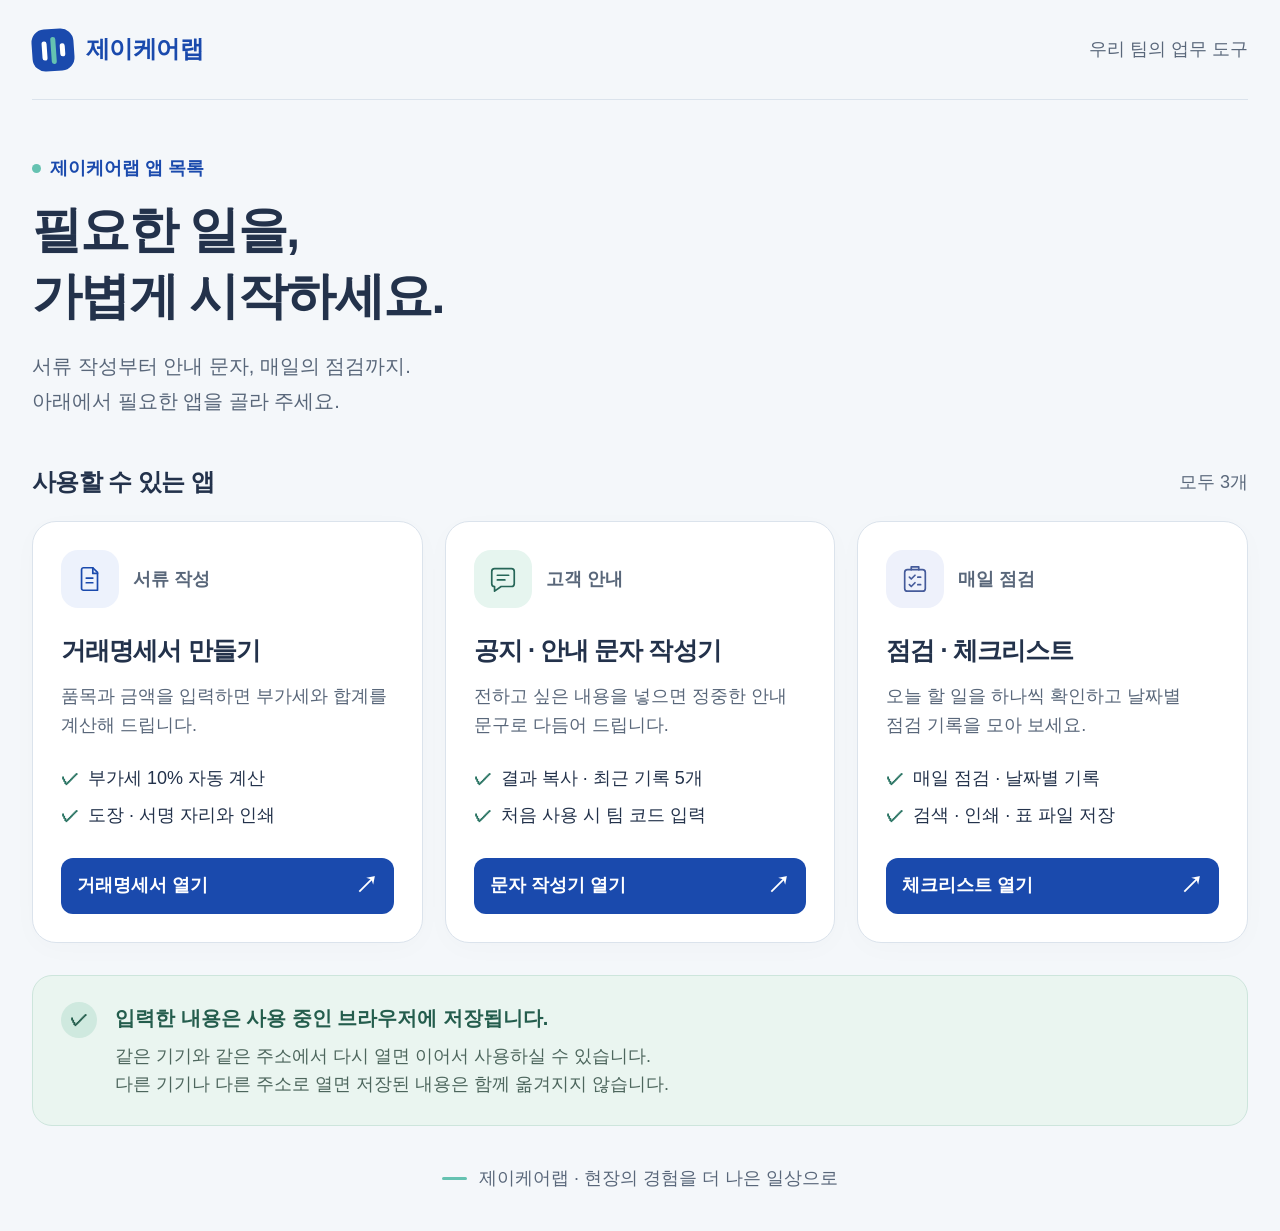
<file: index.html>
<!doctype html>
<html lang="ko">
<head>
  <meta charset="utf-8">
  <meta name="viewport" content="width=device-width, initial-scale=1">
  <meta name="description" content="제이케어랩의 거래명세서, 공지·안내 문자 작성기, 점검·체크리스트를 한곳에서 열어 보세요.">
  <title>앱 목록 | 제이케어랩</title>
  <link rel="stylesheet" href="./style.css">
  <script src="./app.js" defer></script>
</head>
<body>
  <div class="page-shell">
    <header class="site-header">
      <a class="brand" href="./" aria-label="제이케어랩 앱 목록">
        <span class="brand-mark" aria-hidden="true"><i></i><i></i><i></i></span>제이케어랩
      </a>
      <span class="header-label">우리 팀의 업무 도구</span>
    </header>
    <main>
      <section class="intro" aria-labelledby="page-title">
        <p class="eyebrow"><span aria-hidden="true"></span>제이케어랩 앱 목록</p>
        <h1 id="page-title">필요한 일을,<br>가볍게 시작하세요.</h1>
        <p class="intro-description">서류 작성부터 안내 문자, 매일의 점검까지.<br class="desktop-break"> 아래에서 필요한 앱을 골라 주세요.</p>
      </section>
      <!-- 같은 폴더 안의 주소를 써서 컴퓨터와 공개 주소에서 모두 열립니다. -->
      <section class="apps-section" aria-labelledby="apps-title">
        <div class="section-heading"><h2 id="apps-title">사용할 수 있는 앱</h2><span class="app-count">모두 3개</span></div>
        <div class="app-grid">
          <article class="app-card">
            <div class="card-topline">
              <span class="app-icon" aria-hidden="true"><svg viewBox="0 0 32 32" fill="none"><path d="M9 4h10l5 5v19H9a2 2 0 0 1-2-2V6a2 2 0 0 1 2-2Z"/><path d="M19 4v6h5M12 15h7M12 20h7"/></svg></span>
              <span class="card-category">서류 작성</span>
            </div>
            <h3>거래명세서 만들기</h3>
            <p class="card-description">품목과 금액을 입력하면 부가세와 합계를 계산해 드립니다.</p>
            <ul class="feature-list"><li>부가세 10% 자동 계산</li><li>도장 · 서명 자리와 인쇄</li></ul>
            <a class="open-button" href="./quote/" data-app="quote" aria-label="거래명세서 앱 열기">거래명세서 열기 <span aria-hidden="true">↗</span></a>
          </article>
          <article class="app-card">
            <div class="card-topline">
              <span class="app-icon message-icon" aria-hidden="true"><svg viewBox="0 0 32 32" fill="none"><path d="M7 5h18a3 3 0 0 1 3 3v13a3 3 0 0 1-3 3H14l-7 5v-5a3 3 0 0 1-3-3V8a3 3 0 0 1 3-3Z"/><path d="M10 12h12M10 17h8"/></svg></span>
              <span class="card-category">고객 안내</span>
            </div>
            <h3>공지 · 안내 문자 작성기</h3>
            <p class="card-description">전하고 싶은 내용을 넣으면 정중한 안내 문구로 다듬어 드립니다.</p>
            <ul class="feature-list"><li>결과 복사 · 최근 기록 5개</li><li>처음 사용 시 팀 코드 입력</li></ul>
            <a class="open-button" href="./reply/" data-app="reply" aria-label="공지 · 안내 문자 작성기 열기">문자 작성기 열기 <span aria-hidden="true">↗</span></a>
          </article>
          <article class="app-card">
            <div class="card-topline">
              <span class="app-icon check-icon" aria-hidden="true"><svg viewBox="0 0 32 32" fill="none"><rect x="5" y="6" width="22" height="23" rx="3"/><path d="M12 6V3h8v3M10 14l2 2 4-4M19 14h3M10 22l2 2 4-4M19 22h3"/></svg></span>
              <span class="card-category">매일 점검</span>
            </div>
            <h3>점검 · 체크리스트</h3>
            <p class="card-description">오늘 할 일을 하나씩 확인하고 날짜별 점검 기록을 모아 보세요.</p>
            <ul class="feature-list"><li>매일 점검 · 날짜별 기록</li><li>검색 · 인쇄 · 표 파일 저장</li></ul>
            <a class="open-button" href="./check/" data-app="check" aria-label="점검 · 체크리스트 열기">체크리스트 열기 <span aria-hidden="true">↗</span></a>
          </article>
        </div>
      </section>
      <p class="recent-app" id="recent-app" hidden>최근 열어 본 앱: <a id="recent-link"></a></p>
      <aside class="save-note" aria-labelledby="save-title">
        <span class="note-symbol" aria-hidden="true">✓</span>
        <div><h2 id="save-title">입력한 내용은 사용 중인 브라우저에 저장됩니다.</h2>
          <p>같은 기기와 같은 주소에서 다시 열면 이어서 사용하실 수 있습니다.<br>다른 기기나 다른 주소로 열면 저장된 내용은 함께 옮겨지지 않습니다.</p>
        </div>
      </aside>
    </main>
    <footer class="site-footer"><span aria-hidden="true"></span>제이케어랩 · 현장의 경험을 더 나은 일상으로</footer>
  </div>
</body>
</html>
</file>
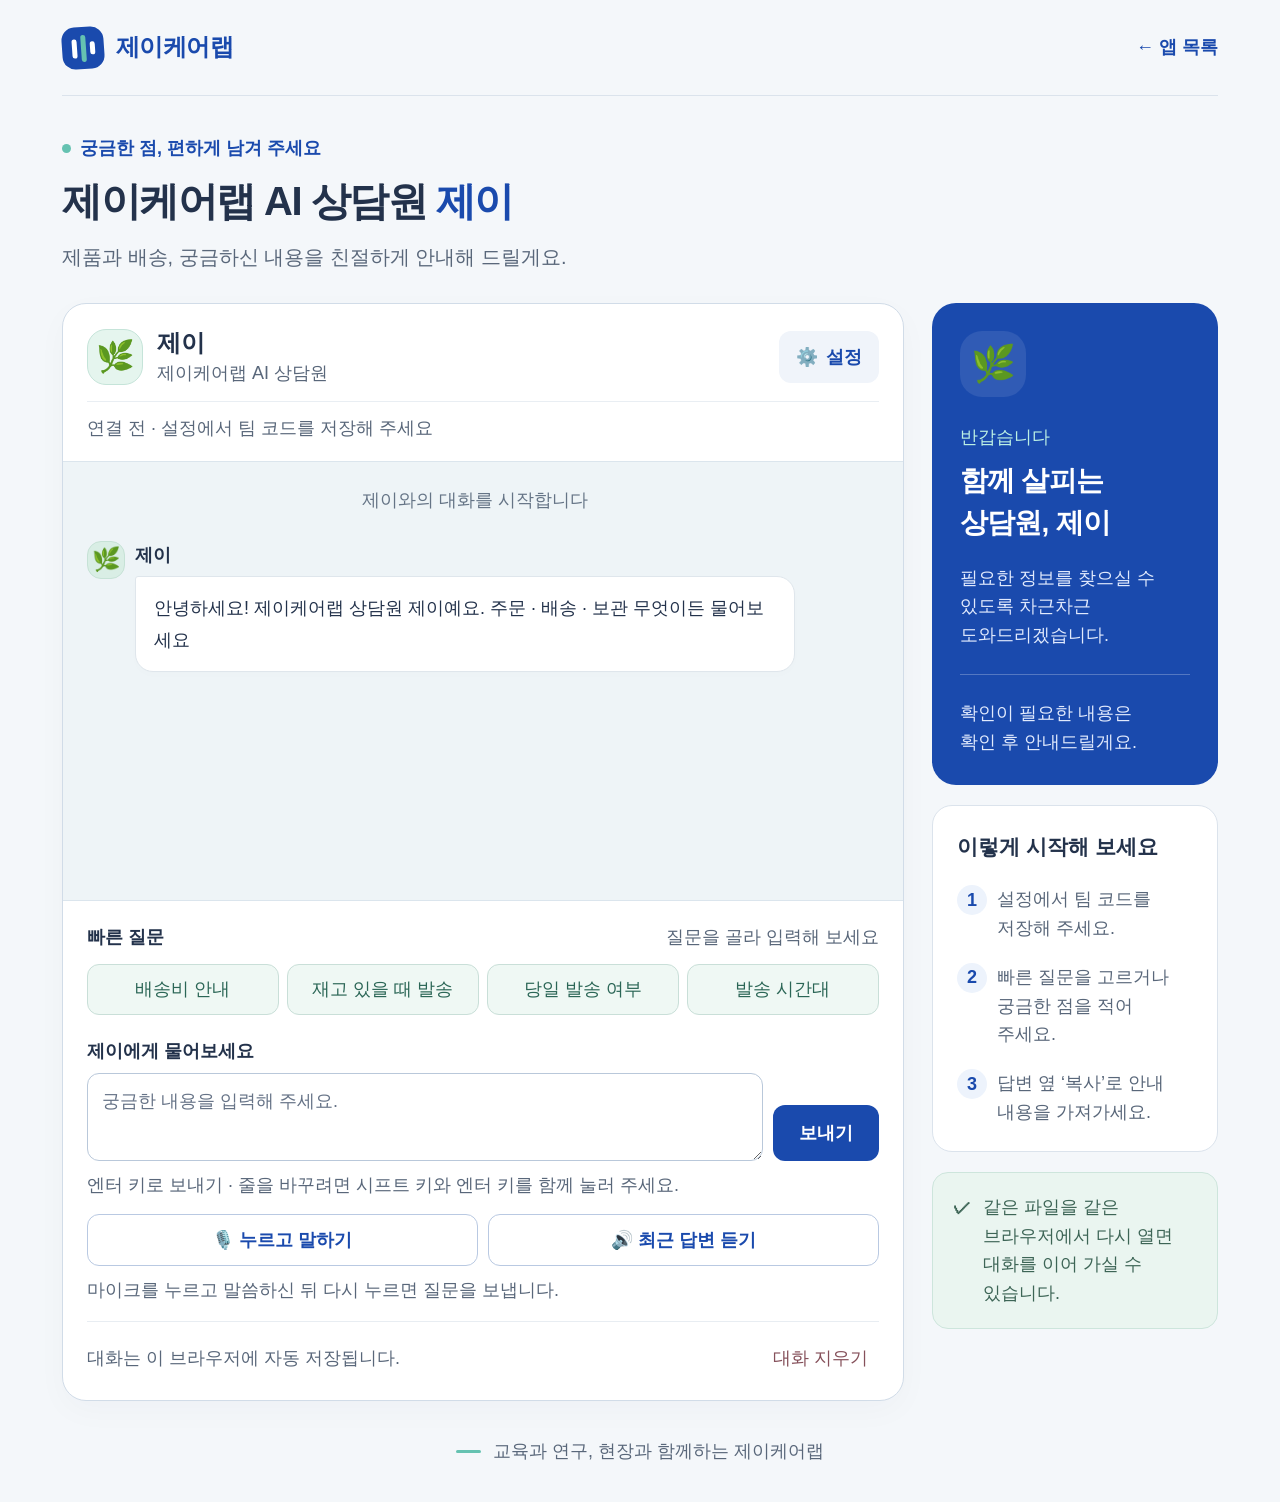
<file: bot/index.html>
<!doctype html>
<html lang="ko">
<head>
  <meta charset="utf-8">
  <meta name="viewport" content="width=device-width, initial-scale=1">
  <meta name="theme-color" content="#1A4AAD">
  <meta name="description" content="제이케어랩 AI 상담원 제이에게 제품과 배송에 관한 궁금한 점을 편하게 물어보세요.">
  <title>제이케어랩 AI 상담원 제이</title>
  <link rel="icon" href="data:,">
  <link rel="stylesheet" href="style.css">
  <!-- 파일을 더블클릭해도 읽을 수 있는 일반 스크립트입니다. -->
  <script src="app.js" defer></script>
</head>
<body>
  <div class="page-shell">
    <header class="page-header">
      <a class="brand" href="../index.html" aria-label="제이케어랩 앱 목록">
        <span class="brand-mark" aria-hidden="true"><i></i><i></i><i></i></span>제이케어랩
      </a>
      <a class="back-link" href="../index.html">← 앱 목록</a>
    </header>

    <main>
      <section class="page-intro" aria-labelledby="page-title">
        <p class="eyebrow"><span aria-hidden="true"></span>궁금한 점, 편하게 남겨 주세요</p>
        <h1 id="page-title">제이케어랩 AI 상담원 <span>제이</span></h1>
        <p>제품과 배송, 궁금하신 내용을 친절하게 안내해 드릴게요.</p>
      </section>

      <noscript><p class="storage-notice">상담을 사용하려면 브라우저 설정에서 자바스크립트(화면의 자동 기능)를 켜 주세요.</p></noscript>
      <p id="storage-notice" class="storage-notice" role="status" hidden></p>

      <div class="workspace">
        <section class="chat-card" aria-label="제이와 상담하기">
          <header class="chat-header">
            <span class="agent-avatar" data-profile-avatar aria-hidden="true">🌿</span>
            <div class="agent-heading"><h2>제이</h2><p>제이케어랩 AI 상담원</p></div>
            <button id="settings-button" class="button settings-button" type="button" aria-haspopup="dialog"><span aria-hidden="true">⚙️</span> 설정</button>
            <p id="connection-status" class="connection-status">연결 전 · 설정에서 팀 코드를 저장해 주세요</p>
          </header>

          <!-- 말풍선 안의 내용은 글자로만 넣어 안전하게 보여 줍니다. -->
          <div id="chat-log" class="chat-log" role="log" aria-label="상담 대화" aria-live="polite" aria-relevant="additions text" tabindex="0">
            <p class="conversation-start">제이와의 대화를 시작합니다</p>
            <div class="message-row assistant greeting">
              <span class="message-avatar" data-profile-avatar aria-hidden="true">🌿</span>
              <div class="message-content"><p class="message-name">제이</p><div class="message-bubble">안녕하세요! 제이케어랩 상담원 제이예요. 주문 · 배송 · 보관 무엇이든 물어보세요</div></div>
            </div>
            <div id="messages"></div>
            <div id="typing-indicator" class="message-row assistant" hidden>
              <span class="message-avatar" data-profile-avatar aria-hidden="true">🌿</span>
              <div class="message-content"><p class="message-name">제이</p><div class="message-bubble typing-bubble" role="status" aria-label="입력 중…"><span aria-hidden="true">입력 중</span><span class="typing-dots" aria-hidden="true"><i></i><i></i><i></i></span></div></div>
            </div>
          </div>

          <div class="composer">
            <div class="quick-heading"><h3>빠른 질문</h3><span>질문을 골라 입력해 보세요</span></div>
            <div class="quick-questions" aria-label="빠른 질문">
              <button type="button" data-question="배송비는 얼마인가요?">배송비 안내</button>
              <button type="button" data-question="재고가 있으면 언제 발송되나요?">재고 있을 때 발송</button>
              <button type="button" data-question="재고가 있으면 주문한 날 바로 발송되나요?">당일 발송 여부</button>
              <button type="button" data-question="재고가 있을 때 오전과 오후 중 언제 발송되나요?">발송 시간대</button>
            </div>
            <form id="chat-form" class="chat-form" autocomplete="off">
              <label for="message-input">제이에게 물어보세요</label>
              <div class="compose-row"><textarea id="message-input" rows="2" maxlength="3000" placeholder="궁금한 내용을 입력해 주세요." aria-describedby="input-help"></textarea><button id="send-button" class="button button-primary" type="submit" disabled>준비 중…</button></div>
              <p id="input-help" class="input-help">엔터 키로 보내기 · 줄을 바꾸려면 시프트 키와 엔터 키를 함께 눌러 주세요.</p>
              <div class="voice-tools" aria-label="음성 기능"><button id="mic-button" class="button button-outline" type="button" aria-pressed="false">🎙️ 누르고 말하기</button><button id="speak-button" class="button button-outline" type="button" aria-pressed="false">🔊 최근 답변 듣기</button></div>
              <!-- 녹음 중에는 빨간 점과 남은 시간을 함께 보여 줍니다. -->
              <p id="recording-indicator" class="recording-indicator" role="status" aria-live="polite" hidden><span class="recording-dot" aria-hidden="true"></span><span>녹음 중 · 남은 <span id="recording-seconds">20</span>초</span></p>
              <p id="voice-status" class="voice-status" role="status" aria-live="polite">마이크를 누르고 말씀하신 뒤 다시 누르면 질문을 보냅니다.</p>
            </form>
            <p id="chat-status" class="chat-status" role="status" aria-live="polite">상담 기능을 준비하고 있습니다…</p>
            <div class="chat-tools"><p id="draft-status">대화는 이 브라우저에 자동 저장됩니다.</p><button id="clear-button" class="clear-button" type="button" aria-haspopup="dialog">대화 지우기</button></div>
          </div>
        </section>

        <aside class="sidebar" aria-label="상담 안내">
          <section class="welcome-card">
            <span class="welcome-emoji" data-profile-avatar aria-hidden="true">🌿</span>
            <p class="welcome-label">반갑습니다</p><h2>함께 살피는<br>상담원, 제이</h2>
            <p>필요한 정보를 찾으실 수 있도록 차근차근 도와드리겠습니다.</p>
            <div class="welcome-divider"></div>
            <p>확인이 필요한 내용은<br>확인 후 안내드릴게요.</p>
          </section>
          <section class="guide-card"><h2>이렇게 시작해 보세요</h2><ol><li><span>1</span><p>설정에서 팀 코드를 저장해 주세요.</p></li><li><span>2</span><p>빠른 질문을 고르거나 궁금한 점을 적어 주세요.</p></li><li><span>3</span><p>답변 옆 ‘복사’로 안내 내용을 가져가세요.</p></li></ol></section>
          <div class="save-note"><span aria-hidden="true">✓</span><p>같은 파일을 같은 브라우저에서 다시 열면 대화를 이어 가실 수 있습니다.</p></div>
        </aside>
      </div>
      <footer class="page-footer"><span aria-hidden="true"></span>교육과 연구, 현장과 함께하는 제이케어랩</footer>
    </main>
  </div>

  <!-- 설정창에서도 팀 코드와 질문·답변을 따로 관리합니다. -->
  <dialog id="settings-dialog" aria-labelledby="settings-title">
    <div class="dialog-heading"><h2 id="settings-title">⚙️ 상담 설정</h2><button id="close-settings" class="button button-outline" type="button">닫기</button></div>
    <section class="settings-section" aria-labelledby="team-title">
      <h3 id="team-title">팀 연결</h3><p id="team-help">팀 코드는 이 브라우저에 저장되며, 연결 확인과 상담 요청에만 사용됩니다.</p>
      <form id="team-form" autocomplete="off"><label for="team-code">팀 코드</label><div class="team-row"><input id="team-code" type="password" autocomplete="off" autocapitalize="off" spellcheck="false" placeholder="팀 코드를 입력해 주세요" aria-describedby="team-help"><button id="verify-button" class="button button-primary" type="submit">저장 · 확인</button></div></form>
      <p id="settings-connection-status" class="connection-status" role="status">연결 전 · 팀 코드를 저장해 주세요</p><p id="settings-error" class="error-message" role="alert" hidden></p>
    </section>
    <!-- 검토 스위치는 처음에 켜 두며, 설명을 눌러도 바꿀 수 있습니다. -->
    <section class="settings-section review-section" aria-labelledby="review-title">
      <h3 id="review-title">답변 검토</h3>
      <label class="review-switch" for="review-toggle"><input id="review-toggle" type="checkbox" role="switch" aria-describedby="review-help" checked><span>검토 AI 켜기</span></label>
      <p id="review-help">답변을 한 번 더 확인한 뒤 보여 드립니다. 끄면 첫 답변을 바로 보여 드립니다.</p>
      <p id="review-status" role="status" aria-live="polite">검토 AI가 켜져 있습니다.</p>
    </section>
    <!-- 자동 읽기와 목소리는 이 브라우저에 저장합니다. -->
    <section class="settings-section voice-section" aria-labelledby="voice-title">
      <h3 id="voice-title">말하는 상담원</h3>
      <label class="review-switch" for="auto-read-toggle"><input id="auto-read-toggle" type="checkbox" role="switch" aria-describedby="auto-read-help"><span>자동 읽기 켜기</span></label>
      <p id="auto-read-help">켜면 새 답변을 자동으로 읽어 드립니다. 각 답변의 읽기 버튼으로도 들으실 수 있습니다.</p>
      <label for="voice-select">목소리 고르기</label>
      <select id="voice-select" aria-describedby="voice-settings-status">
        <option value="nova" selected>노바</option>
        <option value="shimmer">시머</option>
        <option value="alloy">알로이</option>
        <option value="echo">에코</option>
        <option value="onyx">오닉스</option>
        <option value="fable">페이블</option>
      </select>
      <p id="voice-settings-status" role="status" aria-live="polite">자동 읽기가 꺼져 있습니다. 답변의 읽기 버튼을 눌러 들으실 수 있습니다.</p>
    </section>
    <!-- 그림이 없으면 이모지를 보여 주고, 만든 얼굴은 동그랗게 보여 줍니다. -->
    <section class="settings-section face-section" aria-labelledby="face-title">
      <h3 id="face-title">얼굴 만들기</h3>
      <p id="face-help">원하시는 모습을 적어 주세요. 오리지널 캐릭터로 만들며 실제 인물·유명 캐릭터·다른 회사 로고는 사용하지 않습니다.</p>
      <span class="face-preview" data-profile-avatar aria-hidden="true">🌿</span>
      <form id="face-form">
        <label for="face-prompt">캐릭터 설명</label>
        <textarea id="face-prompt" rows="3" maxlength="1500" aria-describedby="face-help">제이케어랩 CI, 깔끔한 아이콘, 흰 배경, 글자 없음</textarea>
        <button id="face-button" class="button button-primary" type="submit">얼굴 만들기</button>
      </form>
      <p id="face-status" role="status" aria-live="polite">만든 얼굴은 이 브라우저에 자동 저장됩니다.</p>
    </section>
    <section class="settings-section faq-section" aria-labelledby="faq-title">
      <h3 id="faq-title">자주 묻는 질문과 답변</h3><p id="faq-help">제이가 참고할 안내 내용을 적어 주세요. 확인된 가격·일정·연락처만 넣어 주세요.</p>
      <label for="faq-input">상담에 사용할 안내 내용</label><textarea id="faq-input" rows="6" aria-describedby="faq-help" placeholder="확인된 질문과 답변을 적어 주세요."></textarea>
      <p id="faq-status" class="faq-status" role="status">수정한 내용은 자동으로 저장됩니다.</p><button id="faq-reset-button" class="button button-outline" type="button">기본 안내로 되돌리기</button>
    </section>
  </dialog>

  <dialog id="clear-dialog" class="clear-dialog" aria-labelledby="clear-title" aria-describedby="clear-description">
    <h2 id="clear-title">대화를 지울까요?</h2><p id="clear-description">대화와 작성 중인 메시지를 지웁니다. 팀 코드와 상담 안내 내용은 그대로 남습니다.</p><div class="dialog-actions"><button id="cancel-clear" class="button button-outline" type="button" autofocus>취소</button><button id="confirm-clear" class="button button-danger" type="button">대화 지우기</button></div>
  </dialog>
  <!-- 실행 파일이 빠지거나 읽히지 않을 때도 무반응 대신 이유를 알려 줍니다. -->
  <script>
    window.addEventListener("load", function () {
      if (document.documentElement.hasAttribute("data-bot-ready")) return;
      var notice = document.getElementById("storage-notice");
      var message = "상담 기능을 불러오지 못했습니다. bot 폴더에 index.html, style.css, app.js 세 파일이 함께 있는지 확인한 뒤 다시 열어 주세요.";
      notice.textContent = message;
      notice.hidden = false;
      document.getElementById("chat-status").textContent = message;
      document.getElementById("send-button").disabled = true;
      document.getElementById("send-button").textContent = "파일 확인 필요";
    });
  </script>
</body>
</html>
</file>
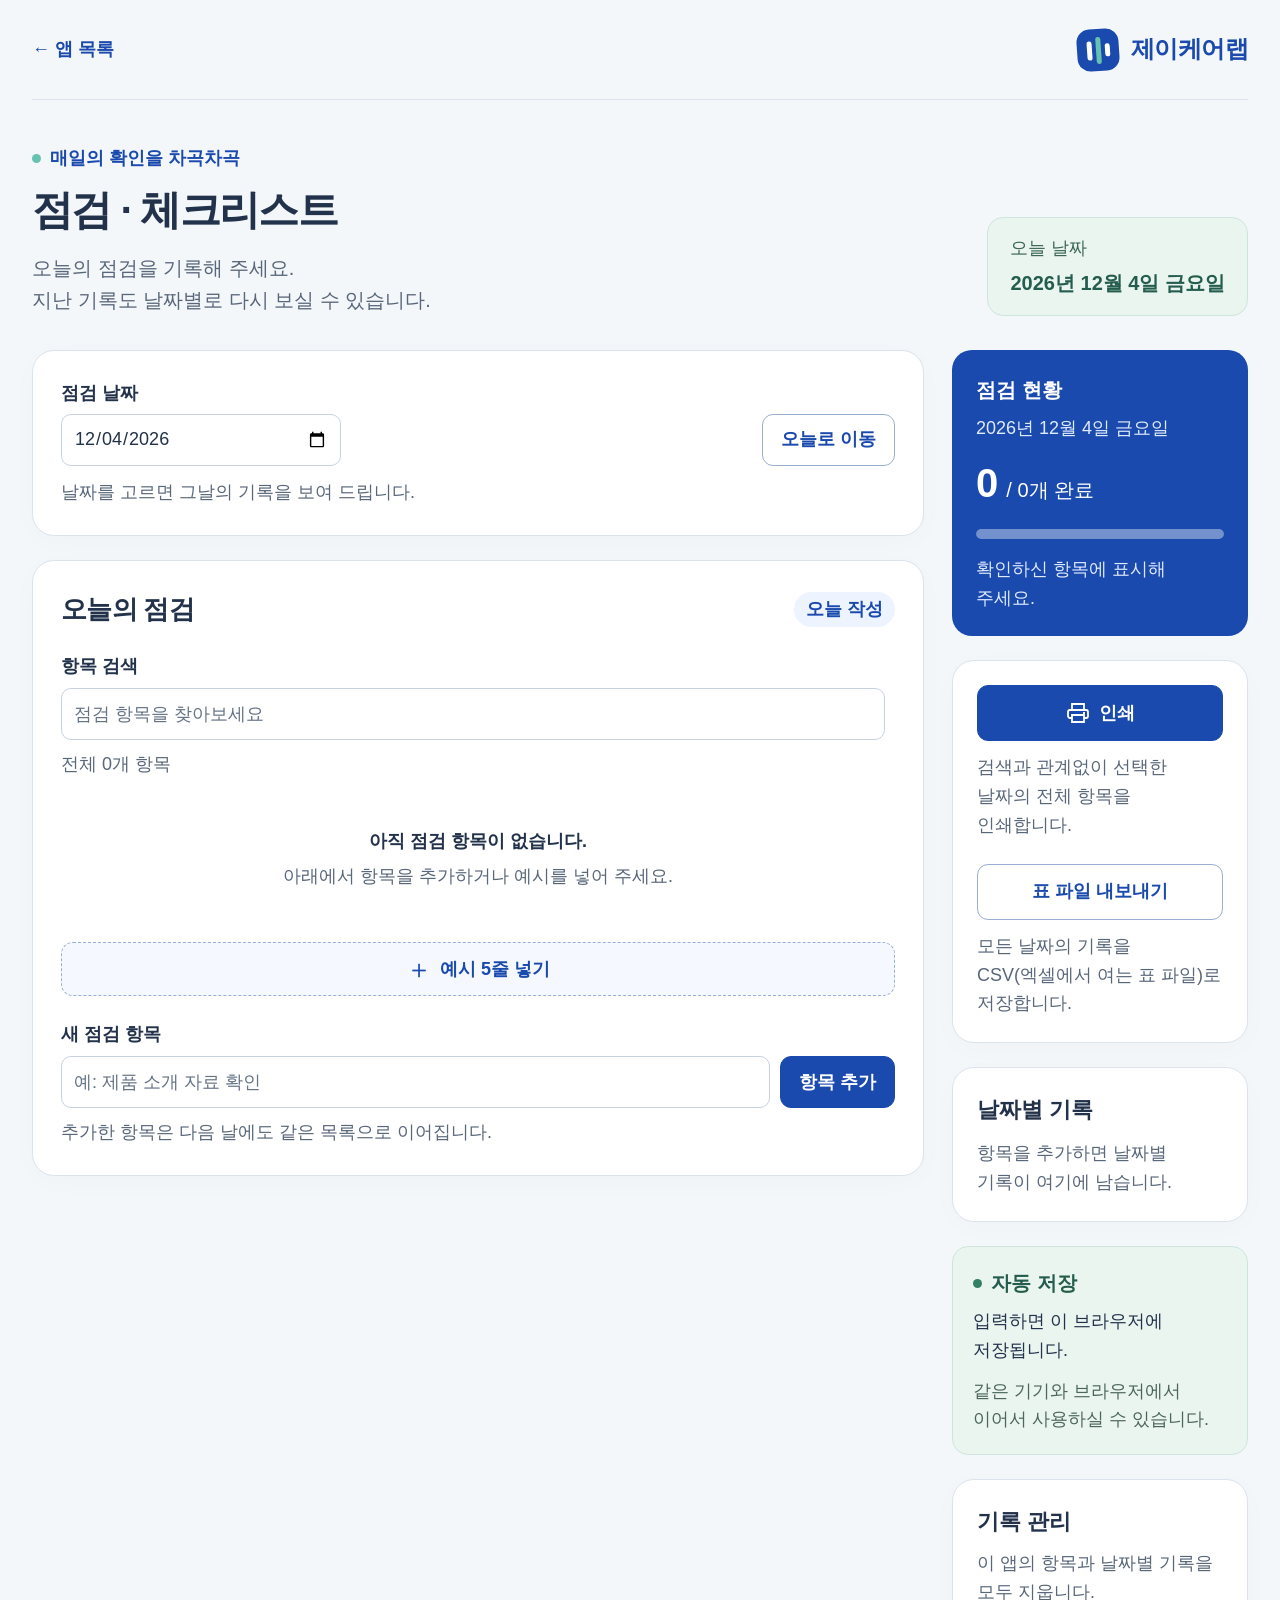
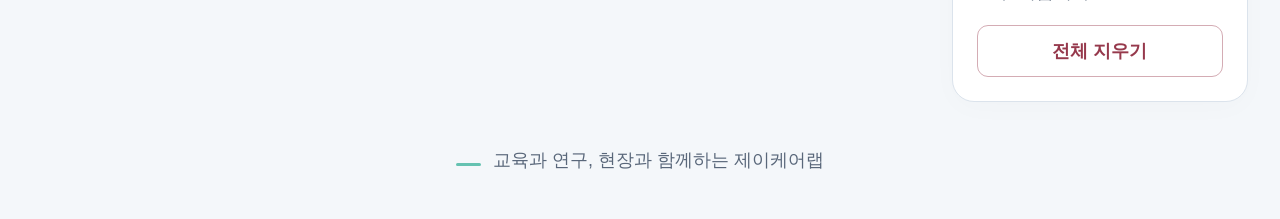
<file: check/index.html>
<!DOCTYPE html>
<html lang="ko">
<head>
  <meta charset="UTF-8">
  <meta name="viewport" content="width=device-width, initial-scale=1">
  <meta name="theme-color" content="#1A4AAD">
  <meta name="description" content="제이케어랩의 매일 점검·체크리스트. 오늘의 점검을 기록하고 날짜별로 확인하거나 인쇄하세요.">
  <title>점검 · 체크리스트 · 제이케어랩</title>
  <link rel="icon" href="data:,">
  <link rel="stylesheet" href="style.css">
  <script src="app.js" defer></script>
</head>
<body>
  <div class="app-shell">
    <header class="site-header">
      <a class="back-link" href="../">← 앱 목록</a>
      <div class="brand"><span class="brand-mark" aria-hidden="true"><i></i><i></i><i></i></span><span>제이케어랩</span></div>
    </header>

    <main>
      <section class="intro" aria-labelledby="page-title">
        <div><p class="eyebrow"><span aria-hidden="true"></span>매일의 확인을 차곡차곡</p><h1 id="page-title">점검 · 체크리스트</h1><p class="intro-description">오늘의 점검을 기록해 주세요.<br>지난 기록도 날짜별로 다시 보실 수 있습니다.</p></div>
        <div class="today-card"><span>오늘 날짜</span><strong id="today-label"></strong></div>
      </section>

      <noscript><p class="notice">점검과 자동 저장을 사용하시려면 브라우저 설정에서 자바스크립트(화면의 자동 기능)를 켜 주세요.</p></noscript>
      <p id="storage-notice" class="notice" role="status" hidden></p>
      <div class="workspace">
        <div class="main-column">
          <section class="date-card card" aria-label="날짜별 기록 선택">
            <div class="date-control"><label for="record-date">점검 날짜</label><input id="record-date" type="date" aria-describedby="date-help"></div>
            <button id="go-today" class="button button-outline" type="button">오늘로 이동</button>
            <p id="date-help">날짜를 고르면 그날의 기록을 보여 드립니다.</p>
            <p id="date-error" class="error-message" role="alert" hidden></p>
          </section>

          <section class="checklist-card card" aria-labelledby="list-title">
            <div class="section-heading"><h2 id="list-title">오늘의 점검</h2><span id="mode-label" class="mode-label">오늘 작성</span></div>
            <p id="past-notice" class="past-notice" hidden>지난 기록을 보고 있습니다. 항목 수정과 체크는 오늘 점검에서 해 주세요.</p>

            <div class="search-field">
              <label for="search-input">항목 검색</label>
              <div class="search-row"><input id="search-input" type="search" maxlength="160" placeholder="점검 항목을 찾아보세요" autocomplete="off"><button id="clear-search" class="button button-outline" type="button" hidden>검색 지우기</button></div>
              <p id="search-summary" class="search-summary" role="status"></p>
            </div>

            <div id="item-list" class="item-list"></div>
            <div id="empty-message" class="empty-message"><p id="empty-title">아직 점검 항목이 없습니다.</p><p id="empty-help">아래에서 항목을 추가하거나 예시를 넣어 주세요.</p></div>

            <div id="edit-tools" class="edit-tools">
              <button id="example-button" class="example-button" type="button"><span aria-hidden="true">＋</span> 예시 5줄 넣기</button>
              <form id="add-form" class="add-form">
                <label for="new-item">새 점검 항목</label>
                <div class="add-row"><input id="new-item" type="text" maxlength="160" placeholder="예: 제품 소개 자료 확인" autocomplete="off"><button class="button button-primary" type="submit">항목 추가</button></div>
                <p>추가한 항목은 다음 날에도 같은 목록으로 이어집니다.</p>
              </form>
              <p id="item-error" class="error-message" role="alert" hidden></p>
            </div>
            <p id="action-status" class="action-status" role="status" aria-live="polite"></p>
          </section>
        </div>

        <aside class="sidebar" aria-label="점검 현황과 기록 관리">
          <section class="summary-card" aria-labelledby="summary-title">
            <h2 id="summary-title">점검 현황</h2><p id="summary-date" class="summary-date"></p>
            <p class="summary-count"><strong id="done-count">0</strong><span> / <span id="total-count">0</span>개 완료</span></p>
            <progress id="progress" value="0" max="100" aria-label="점검 완료율"></progress>
            <p id="progress-description">확인하신 항목에 표시해 주세요.</p>
          </section>

          <section class="export-card card" aria-label="인쇄와 표 파일 저장">
            <button id="print-button" class="button button-primary" type="button"><svg viewBox="0 0 24 24" fill="none" stroke="currentColor" stroke-width="1.8" aria-hidden="true"><path d="M6 9V3h12v6M6 17H4a2 2 0 0 1-2-2v-4a2 2 0 0 1 2-2h16a2 2 0 0 1 2 2v4a2 2 0 0 1-2 2h-2"/><path d="M6 14h12v7H6zM17 12h2"/></svg>인쇄</button>
            <p>검색과 관계없이 선택한 날짜의 전체 항목을 인쇄합니다.</p>
            <button id="export-button" class="button button-outline" type="button">표 파일 내보내기</button>
            <p>모든 날짜의 기록을 CSV(엑셀에서 여는 표 파일)로 저장합니다.</p>
          </section>

          <section class="history-card card" aria-labelledby="history-title"><h2 id="history-title">날짜별 기록</h2><p id="history-empty">항목을 추가하면 날짜별 기록이 여기에 남습니다.</p><div id="date-list" class="date-list"></div></section>

          <section class="save-card" aria-label="자동 저장 안내"><h2><span aria-hidden="true"></span>자동 저장</h2><p id="save-status" role="status">입력하면 이 브라우저에 저장됩니다.</p><p>같은 기기와 브라우저에서 이어서 사용하실 수 있습니다.</p></section>

          <section class="clear-card card" aria-labelledby="clear-title"><h2 id="clear-title">기록 관리</h2><p>이 앱의 항목과 날짜별 기록을 모두 지웁니다.</p><button id="clear-button" class="button button-danger-outline" type="button">전체 지우기</button></section>
        </aside>
      </div>
      <footer class="site-footer"><span aria-hidden="true"></span>교육과 연구, 현장과 함께하는 제이케어랩</footer>
    </main>
  </div>

  <!-- 전체 지우기는 이 확인창에서 한 번 더 선택한 뒤에만 실행합니다. -->
  <dialog id="clear-dialog" aria-labelledby="clear-dialog-title" aria-describedby="clear-dialog-description">
    <h2 id="clear-dialog-title">모든 점검 기록을 지울까요?</h2>
    <p id="clear-dialog-description">등록한 항목과 날짜별 기록이 모두 지워집니다. 지운 내용은 되돌릴 수 없습니다.</p>
    <div class="dialog-actions"><button id="cancel-clear" class="button button-outline" type="button" autofocus>취소</button><button id="confirm-clear" class="button button-danger" type="button">모두 지우기</button></div>
  </dialog>

  <!-- 인쇄할 때는 입력 버튼 없이 선택한 날짜의 기록만 보여 줍니다. -->
  <article id="print-area" class="print-area" aria-hidden="true">
    <header class="paper-heading"><p>제이케어랩</p><h1>점검 · 체크리스트</h1><p id="print-date"></p></header>
    <p id="print-summary" class="paper-summary"></p>
    <table class="paper-table"><colgroup><col class="col-number"><col class="col-item"><col class="col-status"><col class="col-time"></colgroup><thead><tr><th scope="col">번호</th><th scope="col">점검 항목</th><th scope="col">상태</th><th scope="col">확인 시간</th></tr></thead><tbody id="print-items"></tbody></table>
    <p id="print-updated" class="paper-updated"></p><footer class="paper-footer">제이케어랩 · 일일 점검 기록</footer>
  </article>
</body>
</html>
</file>
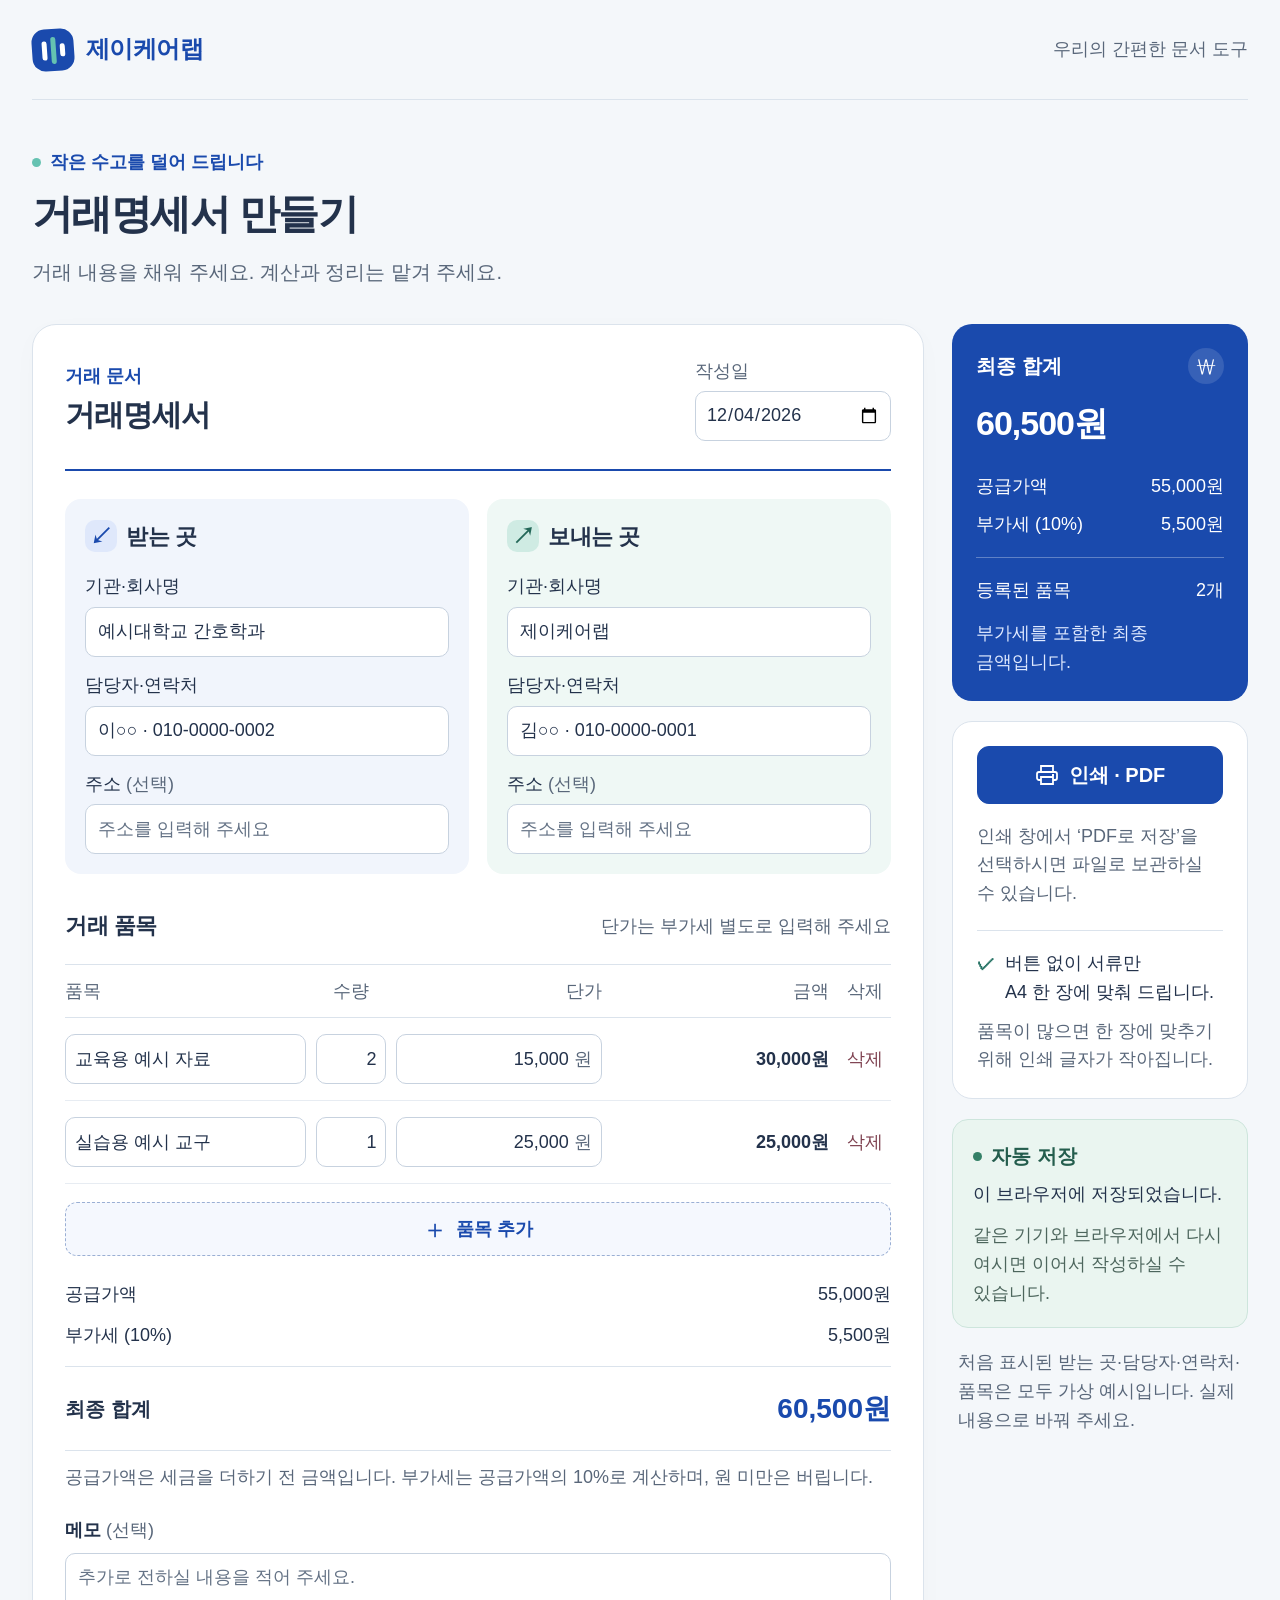
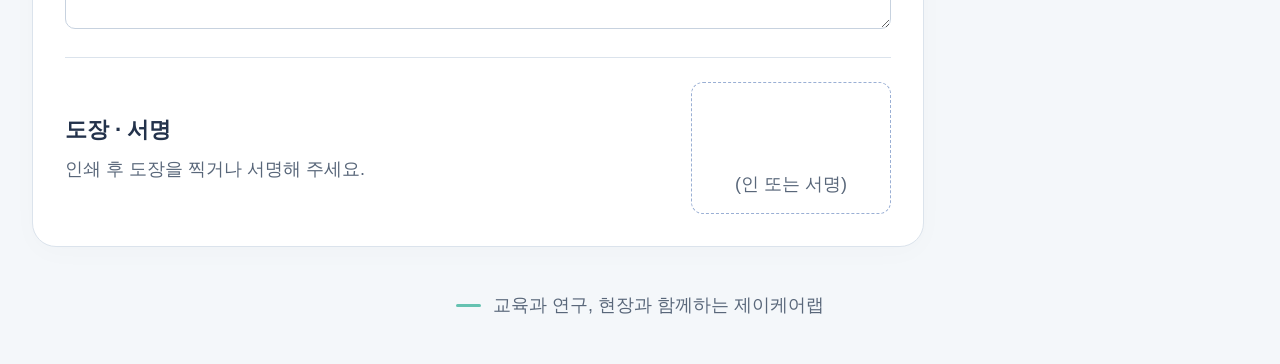
<file: quote/index.html>
<!DOCTYPE html>
<html lang="ko">
<head>
  <meta charset="UTF-8">
  <meta name="viewport" content="width=device-width, initial-scale=1">
  <meta name="theme-color" content="#1A4AAD">
  <meta name="description" content="제이케어랩의 간편한 거래명세서 만들기. 거래 내용을 입력하고 A4 한 장으로 인쇄하거나 PDF로 저장하세요.">
  <title>거래명세서 만들기 · 제이케어랩</title>
  <link rel="icon" href="data:,">
  <link rel="stylesheet" href="style.css">
  <script src="app.js" defer></script>
</head>
<body>
  <div class="app-shell">
    <header class="site-header">
      <div class="brand">
        <span class="brand-mark" aria-hidden="true"><i></i><i></i><i></i></span>
        <span>제이케어랩</span>
      </div>
      <span class="header-label">우리의 간편한 문서 도구</span>
    </header>

    <main class="main-content">
      <section class="intro" aria-labelledby="page-title">
        <p class="eyebrow"><span aria-hidden="true"></span>작은 수고를 덜어 드립니다</p>
        <h1 id="page-title">거래명세서 만들기</h1>
        <p class="intro-description">거래 내용을 채워 주세요.<br class="mobile-break"> 계산과 정리는 맡겨 주세요.</p>
      </section>

      <noscript><p class="notice">자동 계산과 저장을 사용하시려면 브라우저 설정에서 자바스크립트(화면의 자동 기능)를 켜 주세요.</p></noscript>

      <div class="workspace">
        <form id="statement-form" class="document-card" autocomplete="off">
          <div class="document-heading">
            <div>
              <span class="document-tag">거래 문서</span>
              <h2>거래명세서</h2>
            </div>
            <label class="date-field" for="statement-date">
              <span>작성일</span>
              <input id="statement-date" type="date" data-field="date" aria-label="작성일">
            </label>
          </div>

          <section class="parties" aria-label="받는 곳과 보내는 곳">
            <div class="party-card recipient-card">
              <h3><span class="party-symbol" aria-hidden="true">↙</span> 받는 곳</h3>
              <label for="recipient-name">기관·회사명</label>
              <input id="recipient-name" data-field="recipientName" type="text" maxlength="60" placeholder="받는 곳을 입력해 주세요">
              <label for="recipient-contact">담당자·연락처</label>
              <input id="recipient-contact" data-field="recipientContact" type="text" maxlength="80" placeholder="예: 이○○ · 010-0000-0002">
              <label for="recipient-address">주소 <span class="optional">(선택)</span></label>
              <input id="recipient-address" data-field="recipientAddress" type="text" maxlength="100" placeholder="주소를 입력해 주세요">
            </div>
            <div class="party-card sender-card">
              <h3><span class="party-symbol" aria-hidden="true">↗</span> 보내는 곳</h3>
              <label for="sender-name">기관·회사명</label>
              <input id="sender-name" data-field="senderName" type="text" maxlength="60" placeholder="보내는 곳을 입력해 주세요">
              <label for="sender-contact">담당자·연락처</label>
              <input id="sender-contact" data-field="senderContact" type="text" maxlength="80" placeholder="예: 김○○ · 010-0000-0001">
              <label for="sender-address">주소 <span class="optional">(선택)</span></label>
              <input id="sender-address" data-field="senderAddress" type="text" maxlength="100" placeholder="주소를 입력해 주세요">
            </div>
          </section>

          <section class="items-section" aria-labelledby="items-title">
            <div class="section-heading">
              <h3 id="items-title">거래 품목</h3>
              <span class="section-note">단가는 부가세 별도로 입력해 주세요</span>
            </div>
            <div class="item-headings" aria-hidden="true">
              <span>품목</span><span>수량</span><span>단가</span><span>금액</span><span>삭제</span>
            </div>
            <div id="item-list"></div>
            <div id="empty-message" class="empty-message" hidden>
              <p>아직 입력한 품목이 없습니다.</p>
              <p>아래 ‘품목 추가’를 눌러 주세요.</p>
            </div>
            <p id="number-message" class="number-message" role="status" hidden></p>
            <button id="add-item" class="add-button" type="button">
              <span class="plus-icon" aria-hidden="true">＋</span> 품목 추가
            </button>
            <div class="document-totals" aria-label="공급가액과 부가세 계산">
              <div class="amount-line"><span>공급가액</span><output id="document-subtotal">0원</output></div>
              <div class="amount-line"><span>부가세 (10%)</span><output id="document-vat">0원</output></div>
              <div class="document-total">
                <span>최종 합계</span>
                <output id="document-total">0원</output>
              </div>
            </div>
            <p class="tax-note">공급가액은 세금을 더하기 전 금액입니다. 부가세는 공급가액의 10%로 계산하며, 원 미만은 버립니다.</p>
          </section>

          <div class="memo-field">
            <label for="memo">메모 <span class="optional">(선택)</span></label>
            <textarea id="memo" data-field="memo" rows="2" maxlength="200" placeholder="추가로 전하실 내용을 적어 주세요."></textarea>
          </div>

          <!-- 인쇄한 뒤 도장을 찍거나 손으로 서명하는 빈 자리입니다. -->
          <section class="signature-section" aria-labelledby="signature-title">
            <div class="signature-description">
              <h3 id="signature-title">도장 · 서명</h3>
              <p>인쇄 후 도장을 찍거나 서명해 주세요.</p>
            </div>
            <div class="signature-box" role="group" aria-label="도장 또는 서명을 위한 빈 자리"><span>(인 또는 서명)</span></div>
          </section>
        </form>

        <aside class="sidebar" aria-label="합계와 인쇄 안내">
          <section class="summary-card" aria-labelledby="summary-title">
            <div class="summary-topline">
              <h2 id="summary-title">최종 합계</h2>
              <span class="summary-symbol" aria-hidden="true">₩</span>
            </div>
            <p id="summary-total" class="summary-total" aria-live="polite" aria-atomic="true">0원</p>
            <div class="summary-breakdown">
              <div class="amount-line"><span>공급가액</span><span id="summary-subtotal">0원</span></div>
              <div class="amount-line"><span>부가세 (10%)</span><span id="summary-vat">0원</span></div>
            </div>
            <div class="summary-detail"><span>등록된 품목</span><span id="item-count">0개</span></div>
            <p class="summary-description">부가세를 포함한 최종 금액입니다.</p>
          </section>

          <div class="print-card">
            <button id="print-button" class="print-button" type="button">
              <svg viewBox="0 0 24 24" fill="none" stroke="currentColor" stroke-width="1.8" aria-hidden="true"><path d="M6 9V3h12v6M6 17H4a2 2 0 0 1-2-2v-4a2 2 0 0 1 2-2h16a2 2 0 0 1 2 2v4a2 2 0 0 1-2 2h-2"/><path d="M6 14h12v7H6zM17 12h2"/></svg>
              인쇄 · PDF
            </button>
            <p>인쇄 창에서 ‘PDF로 저장’을 선택하시면 파일로 보관하실 수 있습니다.</p>
            <div class="print-note"><span aria-hidden="true">✓</span><span>버튼 없이 서류만<br>A4 한 장에 맞춰 드립니다.</span></div>
            <p class="fit-note">품목이 많으면 한 장에 맞추기 위해 인쇄 글자가 작아집니다.</p>
          </div>

          <section class="save-card" aria-labelledby="save-title">
            <h2 id="save-title"><span id="save-dot" class="save-dot" aria-hidden="true"></span>자동 저장</h2>
            <p id="save-status" role="status" aria-live="polite">저장된 내용을 확인하고 있습니다.</p>
            <p class="save-description">같은 기기와 브라우저에서 다시 여시면 이어서 작성하실 수 있습니다.</p>
          </section>

          <p class="example-note">처음 표시된 받는 곳·담당자·연락처·품목은 모두 가상 예시입니다. 실제 내용으로 바꿔 주세요.</p>
        </aside>
      </div>

      <footer class="site-footer"><span class="footer-line" aria-hidden="true"></span>교육과 연구, 현장과 함께하는 제이케어랩</footer>
      <p id="action-status" class="visually-hidden" role="status" aria-live="polite"></p>
    </main>
  </div>

  <!-- 인쇄할 때는 입력 화면 대신 아래의 서류만 보여 줍니다. -->
  <div id="print-area" class="print-area" aria-hidden="true">
    <article id="print-paper" class="print-paper">
      <header class="paper-header">
        <div><p class="paper-brand">제이케어랩</p><h1>거래명세서</h1></div>
        <p class="paper-date">작성일 <span id="print-date"></span></p>
      </header>
      <div class="paper-parties">
        <section><h2>받는 곳</h2><p id="print-recipient-name" class="paper-party-name"></p><p id="print-recipient-contact"></p><p id="print-recipient-address"></p></section>
        <section><h2>보내는 곳</h2><p id="print-sender-name" class="paper-party-name"></p><p id="print-sender-contact"></p><p id="print-sender-address"></p></section>
      </div>
      <p class="paper-intro">아래와 같이 거래 내역을 안내드립니다. 단가와 품목 금액은 부가세 별도입니다.</p>
      <table class="paper-table">
        <colgroup><col class="paper-col-name"><col class="paper-col-quantity"><col class="paper-col-price"><col class="paper-col-amount"></colgroup>
        <thead><tr><th scope="col">품목</th><th scope="col">수량</th><th scope="col">단가</th><th scope="col">금액</th></tr></thead>
        <tbody id="print-items"></tbody>
      </table>
      <div class="paper-breakdown">
        <div><span>공급가액</span><span id="print-subtotal"></span></div>
        <div><span>부가세 (10%)</span><span id="print-vat"></span></div>
      </div>
      <div class="paper-total"><strong>최종 합계</strong><strong id="print-total"></strong></div>
      <p class="paper-tax-note">부가세는 전체 공급가액의 10%이며, 원 미만은 버립니다.</p>
      <section id="print-memo-section" class="paper-memo"><h2>메모</h2><p id="print-memo"></p></section>
      <!-- 도장 자리도 서류 높이에 포함되어 A4 한 장에 함께 맞춰집니다. -->
      <section class="paper-signature" aria-label="도장 또는 서명 자리">
        <div class="paper-signature-block">
          <h2>도장 · 서명</h2>
          <div class="paper-signature-box"><span>(인 또는 서명)</span></div>
        </div>
      </section>
      <footer class="paper-footer">위와 같이 거래 내역을 확인합니다.</footer>
    </article>
  </div>

  <!-- 품목 한 줄의 모양입니다. 추가 버튼을 누를 때마다 복사합니다. -->
  <template id="item-template">
    <div class="item-row">
      <div class="item-name-field"><label class="mobile-label">품목</label><input data-item-field="name" type="text" maxlength="100" placeholder="품목을 입력해 주세요"></div>
      <div class="item-quantity-field"><label class="mobile-label">수량</label><input data-item-field="quantity" type="text" inputmode="numeric" maxlength="15" class="number-input" spellcheck="false"></div>
      <div class="item-price-field"><label class="mobile-label">단가</label><div class="price-input-wrap"><input data-item-field="price" type="text" inputmode="numeric" maxlength="15" class="number-input" spellcheck="false"><span aria-hidden="true">원</span></div></div>
      <div class="item-amount-field"><span class="mobile-label">금액</span><output class="item-amount">0원</output></div>
      <button type="button" class="delete-button">삭제</button>
    </div>
  </template>
</body>
</html>
</file>
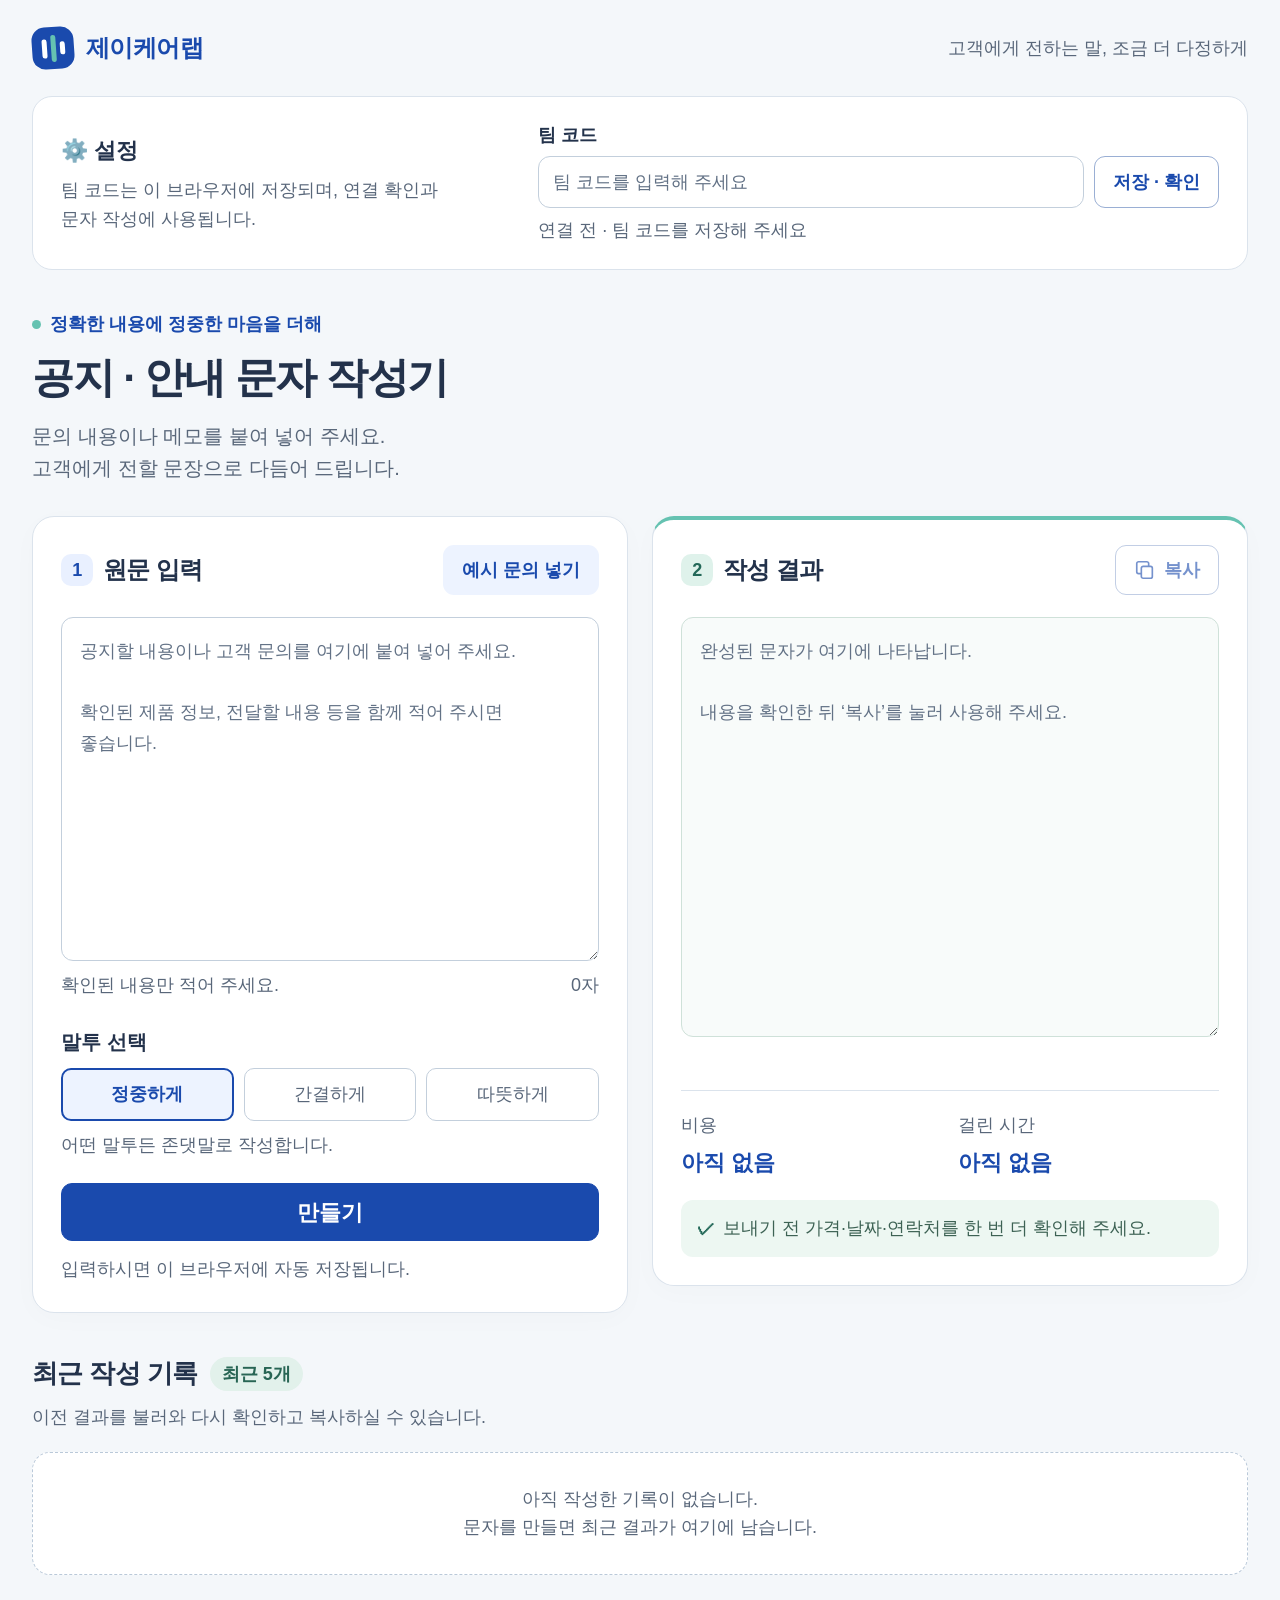
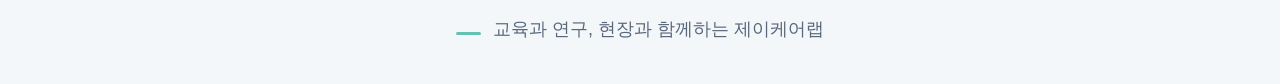
<file: reply/index.html>
<!DOCTYPE html>
<html lang="ko">
<head>
  <meta charset="UTF-8">
  <meta name="viewport" content="width=device-width, initial-scale=1">
  <meta name="theme-color" content="#1A4AAD">
  <meta name="description" content="제이케어랩의 공지·안내 문자 작성기. 확인된 내용을 바탕으로 정중한 안내 문자를 작성하고 복사하세요.">
  <title>공지 · 안내 문자 작성기 · 제이케어랩</title>
  <link rel="icon" href="data:,">
  <link rel="stylesheet" href="style.css">
  <script src="app.js" defer></script>
</head>
<body>
  <div class="app-shell">
    <header class="site-header">
      <div class="brand"><span class="brand-mark" aria-hidden="true"><i></i><i></i><i></i></span><span>제이케어랩</span></div>
      <span class="header-note">고객에게 전하는 말, 조금 더 다정하게</span>
    </header>

    <main>
      <!-- 팀 코드는 이 입력칸에서만 받습니다. 파일에는 적어 두지 않습니다. -->
      <section class="settings-card" aria-labelledby="settings-title">
        <div class="settings-description">
          <h2 id="settings-title"><span aria-hidden="true">⚙️</span> 설정</h2>
          <p id="team-help">팀 코드는 이 브라우저에 저장되며, 연결 확인과 문자 작성에 사용됩니다.</p>
        </div>
        <div class="settings-controls">
          <form id="team-form" autocomplete="off">
            <label for="team-code">팀 코드</label>
            <div class="team-input-row">
              <input id="team-code" type="password" autocomplete="off" autocapitalize="off" spellcheck="false" aria-describedby="team-help" placeholder="팀 코드를 입력해 주세요">
              <button id="verify-button" class="button button-outline" type="submit">저장 · 확인</button>
            </div>
          </form>
          <p id="connection-status" class="connection-status" role="status" aria-live="polite">연결 전 · 팀 코드를 저장해 주세요</p>
          <p id="settings-error" class="error-message" role="alert" hidden></p>
        </div>
      </section>

      <section class="intro" aria-labelledby="page-title">
        <p class="eyebrow"><span aria-hidden="true"></span>정확한 내용에 정중한 마음을 더해</p>
        <h1 id="page-title">공지 · 안내 문자 작성기</h1>
        <p>문의 내용이나 메모를 붙여 넣어 주세요.<br>고객에게 전할 문장으로 다듬어 드립니다.</p>
      </section>

      <noscript><p class="storage-notice">자동 작성과 저장을 사용하시려면 브라우저 설정에서 자바스크립트(화면의 자동 기능)를 켜 주세요.</p></noscript>
      <p id="storage-notice" class="storage-notice" role="status" hidden></p>

      <div class="workspace">
        <section class="work-card input-card" aria-labelledby="input-title">
          <div class="card-heading">
            <h2 id="input-title"><span class="step-badge" aria-hidden="true">1</span>원문 입력</h2>
            <button id="example-button" class="button button-soft" type="button">예시 문의 넣기</button>
          </div>
          <label class="visually-hidden" for="source-text">공지할 내용 또는 고객 문의</label>
          <textarea id="source-text" rows="10" placeholder="공지할 내용이나 고객 문의를 여기에 붙여 넣어 주세요.&#10;&#10;확인된 제품 정보, 전달할 내용 등을 함께 적어 주시면 좋습니다."></textarea>
          <div class="input-hints"><span>확인된 내용만 적어 주세요.</span><span id="character-count">0자</span></div>

          <fieldset id="tone-fieldset" class="tone-fieldset">
            <legend>말투 선택</legend>
            <div class="tone-options" aria-label="말투 선택">
              <button class="tone-button" type="button" data-tone="정중하게" aria-pressed="true">정중하게</button>
              <button class="tone-button" type="button" data-tone="간결하게" aria-pressed="false">간결하게</button>
              <button class="tone-button" type="button" data-tone="따뜻하게" aria-pressed="false">따뜻하게</button>
            </div>
            <p>어떤 말투든 존댓말로 작성합니다.</p>
          </fieldset>

          <button id="make-button" class="button button-primary make-button" type="button">만들기</button>
          <p id="request-error" class="error-message" role="alert" hidden></p>
          <p id="draft-status" class="draft-status" role="status">입력하시면 이 브라우저에 자동 저장됩니다.</p>
        </section>

        <section id="result-card" class="work-card result-card" aria-labelledby="result-title" aria-busy="false">
          <div class="card-heading">
            <h2 id="result-title"><span class="step-badge mint-badge" aria-hidden="true">2</span>작성 결과</h2>
            <button id="copy-button" class="button button-outline" type="button" disabled>
              <svg viewBox="0 0 24 24" fill="none" stroke="currentColor" stroke-width="1.8" aria-hidden="true"><rect x="8" y="8" width="12" height="13" rx="2"/><path d="M16 8V5a2 2 0 0 0-2-2H5a2 2 0 0 0-2 2v9a2 2 0 0 0 2 2h3"/></svg>
              <span id="copy-label">복사</span>
            </button>
          </div>

          <div id="writing-status" class="writing-status" role="status" aria-live="polite" hidden><span class="spinner" aria-hidden="true"></span><span>작성 중… 잠시만 기다려 주세요.</span></div>
          <label class="visually-hidden" for="result-text">완성된 공지 또는 안내 문자</label>
          <textarea id="result-text" class="result-text" rows="12" readonly placeholder="완성된 문자가 여기에 나타납니다.&#10;&#10;내용을 확인한 뒤 ‘복사’를 눌러 사용해 주세요."></textarea>
          <p id="copy-status" class="copy-status" role="status" aria-live="polite"></p>

          <div class="result-metrics" aria-label="이번 결과의 비용과 걸린 시간">
            <div><span>비용</span><strong id="cost-value">아직 없음</strong></div>
            <div><span>걸린 시간</span><strong id="time-value">아직 없음</strong></div>
          </div>
          <p class="result-note"><span aria-hidden="true">✓</span>보내기 전 가격·날짜·연락처를 한 번 더 확인해 주세요.</p>
        </section>
      </div>

      <section class="history-section" aria-labelledby="history-title">
        <div class="history-heading"><h2 id="history-title">최근 작성 기록</h2><span class="history-badge">최근 5개</span></div>
        <p class="history-description">이전 결과를 불러와 다시 확인하고 복사하실 수 있습니다.</p>
        <div id="history-empty" class="history-empty"><p>아직 작성한 기록이 없습니다.</p><p>문자를 만들면 최근 결과가 여기에 남습니다.</p></div>
        <div id="history-list" class="history-list"></div>
        <p id="history-status" class="history-status" role="status" aria-live="polite"></p>
      </section>

      <footer class="site-footer"><span aria-hidden="true"></span>교육과 연구, 현장과 함께하는 제이케어랩</footer>
    </main>
  </div>
</body>
</html>
</file>
<file: style.css>
:root { color-scheme: light; --blue: #1a4aad; --blue-dark: #143c8d; --mint: #65c2b1; --ink: #23324b; --muted: #59677a; --line: #dbe3ec; }
/* 기존 앱과 같은 글꼴과 색을 사용합니다. */
* { box-sizing: border-box; }
body { margin: 0; color: var(--ink); background: #f4f7fa; font-family: "맑은 고딕", "Malgun Gothic", "Apple SD Gothic Neo", sans-serif; font-size: 18px; line-height: 1.6; word-break: keep-all; overflow-wrap: anywhere; }
h1, h2, h3, p { margin: 0; }
a { color: var(--blue); text-underline-offset: 5px; }
a:focus-visible { outline: 3px solid var(--blue); outline-offset: 5px; }
[hidden] { display: none !important; }
.page-shell { max-width: 1280px; margin: 0 auto; padding: 0 32px; }
.site-header { min-height: 100px; display: flex; align-items: center; justify-content: space-between; gap: 24px; border-bottom: 1px solid var(--line); }
.brand { display: inline-flex; align-items: center; gap: 12px; min-height: 48px; color: var(--blue); font-size: 24px; font-weight: 800; letter-spacing: -.6px; text-decoration: none; }
.brand-mark { width: 42px; height: 42px; flex-shrink: 0; display: flex; align-items: center; justify-content: center; gap: 4px; border-radius: 13px; background: var(--blue); transform: rotate(-4deg); }
.brand-mark i { width: 5px; height: 19px; border-radius: 3px; background: white; }
.brand-mark i:nth-child(2) { height: 27px; background: var(--mint); }
.brand-mark i:nth-child(3) { height: 13px; }
.header-label { color: var(--muted); }
.intro { padding: 54px 0 44px; }
.eyebrow { display: flex; align-items: center; gap: 9px; margin-bottom: 14px; color: var(--blue); font-weight: 700; }
.eyebrow > span { width: 9px; height: 9px; border-radius: 50%; background: var(--mint); }
h1 { font-size: clamp(34px, 4vw, 50px); line-height: 1.32; letter-spacing: -1.6px; }
.intro-description { margin-top: 20px; color: var(--muted); font-size: 20px; line-height: 1.75; }
.section-heading { display: flex; align-items: center; justify-content: space-between; flex-wrap: wrap; gap: 12px; margin-bottom: 20px; }
.section-heading h2 { font-size: 24px; letter-spacing: -.6px; }
.app-count { color: var(--muted); }
.app-grid { display: grid; grid-template-columns: repeat(3, minmax(0, 1fr)); gap: 22px; }
.app-card { display: flex; flex-direction: column; min-width: 0; padding: 28px; border: 1px solid var(--line); border-radius: 24px; background: white; box-shadow: 0 6px 28px #23324b05; }
.card-topline { display: flex; align-items: center; gap: 14px; margin-bottom: 24px; }
.app-icon { display: inline-flex; align-items: center; justify-content: center; flex-shrink: 0; width: 58px; height: 58px; border-radius: 17px; color: var(--blue); background: #edf2fc; }
.app-icon svg { width: 30px; height: 30px; stroke: currentColor; stroke-width: 1.8; stroke-linecap: round; stroke-linejoin: round; }
.message-icon { background: #e6f5ef; color: #266658; }
.check-icon { background: #eef1fb; color: #455b9b; }
.card-category { color: var(--muted); font-weight: 700; }
.app-card h3 { font-size: 25px; line-height: 1.45; letter-spacing: -.9px; }
.card-description { margin-top: 14px; color: var(--muted); }
.feature-list { display: grid; gap: 8px; padding: 0; margin: 24px 0 28px; list-style: none; }
.feature-list li { display: flex; align-items: baseline; gap: 9px; }
.feature-list li::before { content: "✓"; color: #287362; font-weight: 700; }
.open-button { display: flex; justify-content: space-between; align-items: center; gap: 12px; min-height: 56px; margin-top: auto; padding: 12px 16px; border-radius: 12px; background: var(--blue); color: white; font-size: 18px; font-weight: 700; text-decoration: none; transition: background-color .15s; touch-action: manipulation; }
.open-button:hover { background: var(--blue-dark); }
.open-button > span { font-size: 23px; line-height: 1; }
.recent-app { margin-top: 22px; color: var(--muted); }
.recent-app a { display: inline-flex; align-items: center; min-height: 48px; font-weight: 700; }
.save-note { display: flex; align-items: flex-start; gap: 18px; margin-top: 32px; padding: 26px 28px; border: 1px solid #cde5dc; border-radius: 20px; background: #eaf5f0; }
.note-symbol { display: inline-flex; align-items: center; justify-content: center; flex-shrink: 0; width: 36px; height: 36px; border-radius: 50%; color: #245d4d; background: #cfe9df; font-weight: 800; }
.save-note h2 { color: #245d4d; font-size: 20px; }
.save-note p { margin-top: 8px; color: #4d665d; }
.site-footer { display: flex; align-items: center; justify-content: center; gap: 12px; padding: 38px 0; color: var(--muted); text-align: center; }
.site-footer > span { width: 25px; height: 3px; border-radius: 3px; flex-shrink: 0; background: var(--mint); }
/* 휴대폰에서는 앱을 한 줄에 하나씩 넉넉하게 보여 줍니다. */
@media (max-width: 1050px) {
  .app-grid { grid-template-columns: 1fr; }
  .app-card { display: grid; grid-template-columns: minmax(0, 1fr) 250px; column-gap: 28px; }
  .card-topline { grid-column: 1 / -1; margin-bottom: 18px; }
  .card-description { grid-column: 1; }
  .feature-list { grid-column: 2; grid-row: 2 / 4; margin: 0; align-content: start; }
  .open-button { grid-column: 1 / -1; margin-top: 24px; }
}
@media (max-width: 620px) {
  .page-shell { padding: 0 20px; }
  .site-header { min-height: 88px; }
  .header-label { display: none; }
  .intro { padding: 36px 0; }
  .desktop-break { display: none; }
  .app-grid { gap: 18px; }
  .app-card { display: flex; padding: 24px; }
  .feature-list { margin: 22px 0 24px; }
  .open-button { margin-top: auto; }
  .save-note { padding: 22px; gap: 12px; }
  .note-symbol { display: none; }
  .save-note p br { display: none; }
  .site-footer { align-items: baseline; font-size: 18px; }
}
@media (prefers-reduced-motion: reduce) { .open-button { transition: none; } }
</file>
<file: bot/style.css>
:root { color-scheme: light; --blue: #1a4aad; --blue-dark: #143c8d; --mint: #65c2b1; --ink: #23324b; --muted: #59677a; --line: #dbe3ec; }
/* 다른 앱과 같은 색과 글꼴을 사용하고, 글자와 버튼을 크게 만듭니다. */
* { box-sizing: border-box; }
body { margin: 0; background: #f4f7fa; color: var(--ink); font-family: "맑은 고딕", "Malgun Gothic", "Apple SD Gothic Neo", sans-serif; font-size: 18px; line-height: 1.6; word-break: keep-all; overflow-wrap: anywhere; }
h1, h2, h3, p { margin: 0; }
button, input, textarea, select { font: inherit; color: inherit; }
button, a { -webkit-tap-highlight-color: transparent; touch-action: manipulation; }
button { min-height: 48px; cursor: pointer; }
button:disabled { cursor: wait; opacity: .58; }
button:focus-visible, a:focus-visible, input:focus-visible, textarea:focus-visible, select:focus-visible, [tabindex]:focus-visible { outline: 3px solid var(--blue); outline-offset: 3px; }
input, textarea, select { min-width: 0; width: 100%; padding: 13px 14px; border: 1px solid #b9c8da; border-radius: 12px; background: white; font-size: 18px; line-height: 1.6; }
input, select { min-height: 54px; }
textarea { display: block; resize: vertical; }
input::placeholder, textarea::placeholder { color: #667387; opacity: 1; }
a { color: var(--blue); text-underline-offset: 5px; }
[hidden] { display: none !important; }
.page-shell { max-width: 1220px; margin: auto; padding: 0 32px; }
.page-header { display: flex; justify-content: space-between; align-items: center; min-height: 96px; gap: 18px; border-bottom: 1px solid var(--line); }
.brand { display: flex; align-items: center; gap: 12px; min-height: 48px; font-size: 24px; font-weight: 800; letter-spacing: -.6px; text-decoration: none; }
.brand-mark { width: 42px; height: 42px; display: flex; justify-content: center; align-items: center; gap: 4px; flex-shrink: 0; background: var(--blue); border-radius: 13px; transform: rotate(-4deg); }
.brand-mark i { width: 5px; height: 19px; border-radius: 3px; background: white; }
.brand-mark i:nth-child(2) { height: 27px; background: var(--mint); }
.brand-mark i:nth-child(3) { height: 13px; }
.back-link { display: inline-flex; align-items: center; min-height: 48px; text-decoration: none; font-weight: 700; }
.page-intro { padding: 38px 0 30px; }
.eyebrow { display: flex; align-items: center; gap: 9px; color: var(--blue); font-weight: 700; margin-bottom: 10px; }
.eyebrow > span { width: 9px; height: 9px; flex-shrink: 0; border-radius: 50%; background: var(--mint); }
h1 { font-size: clamp(30px, 3.2vw, 40px); line-height: 1.4; letter-spacing: -1.5px; }
h1 > span { color: var(--blue); }
.page-intro > p:last-child { margin-top: 12px; color: var(--muted); font-size: 20px; }
.workspace { display: grid; grid-template-columns: minmax(0, 1fr) 286px; gap: 28px; align-items: start; }
.chat-card { min-width: 0; overflow: hidden; border: 1px solid #d1dce8; border-radius: 24px; background: white; box-shadow: 0 10px 32px #23324b07; }
.chat-header { display: grid; grid-template-columns: 56px minmax(0, 1fr) auto; align-items: center; gap: 8px 14px; padding: 22px 24px 18px; }
.agent-avatar { display: flex; align-items: center; justify-content: center; width: 56px; height: 56px; border: 1px solid #c5e4d9; border-radius: 19px; background: #e5f5ee; font-size: 31px; }
.agent-heading h2 { font-size: 24px; line-height: 1.4; }
.agent-heading p { color: var(--muted); }
.button { display: inline-flex; justify-content: center; align-items: center; gap: 8px; min-height: 52px; padding: 10px 16px; border: 1px solid transparent; border-radius: 12px; background: #f0f4fa; color: var(--blue); font-weight: 700; }
.button:hover:not(:disabled) { background: #e7edf8; }
.button-primary { background: var(--blue); color: white; }
.button-primary:hover:not(:disabled) { background: var(--blue-dark); }
.button-outline { background: white; border-color: #b9c9e2; color: var(--blue); }
.connection-status { color: var(--muted); overflow-wrap: anywhere; }
.chat-header > .connection-status { grid-column: 1 / -1; margin-top: 5px; padding-top: 12px; border-top: 1px solid #e9eef3; }
.connection-status.is-connected, .connection-status.connected { color: #236250; }
.connection-status.is-error, .connection-status.error { color: #a52938; }
.chat-log { height: 440px; overflow-y: auto; overscroll-behavior: contain; padding: 24px; border-block: 1px solid #dbe5ed; background: #eef4f7; scrollbar-gutter: stable; }
.conversation-start { margin-bottom: 26px; text-align: center; color: #657486; }
.message-row { display: flex; align-items: flex-start; gap: 10px; margin-bottom: 24px; min-width: 0; }
.message-avatar { display: flex; align-items: center; justify-content: center; width: 38px; height: 38px; flex-shrink: 0; background: #d9eee5; border: 1px solid #c6e2d6; border-radius: 14px; font-size: 23px; }
.message-content { max-width: 85%; min-width: 0; }
.message-name { margin-bottom: 6px; font-weight: 700; }
.message-bubble { padding: 15px 18px; border: 1px solid #dfe6ec; border-radius: 3px 18px 18px 18px; background: white; line-height: 1.8; white-space: pre-wrap; word-break: break-word; overflow-wrap: anywhere; box-shadow: 0 3px 8px #23324b03; }
.message-row.user { justify-content: flex-end; }
.user .message-name { text-align: right; }
.user .message-bubble { background: var(--blue); color: white; border-color: var(--blue); border-radius: 18px 3px 18px 18px; }
.message-row.error .message-bubble { background: #fff1f2; border-color: #e7bfc6; color: #a52938; }
.message-row.error .message-name { color: #a52938; }
.message-meta { display: flex; flex-wrap: wrap; align-items: center; gap: 10px; margin-top: 5px; color: var(--muted); }
.user .message-meta { justify-content: flex-end; }
.message-time { font-size: 18px; }
.copy-button, .read-button { min-height: 48px; padding: 6px 12px; border: 1px solid #cbd9e7; border-radius: 10px; background: #ffffffa8; color: #405b7e; font-size: 18px; }
.copy-button:hover, .read-button:hover:not(:disabled) { background: white; }
.read-button[aria-pressed="true"] { background: #e3f3ed; border-color: var(--mint); color: #245d4d; }
.typing-bubble { display: flex; align-items: center; gap: 12px; color: var(--muted); }
.typing-dots { display: inline-flex; align-items: center; gap: 4px; }
/* 기다리는 동안 세 점이 차례로 올라갔다 내려오며 작성 중임을 알려 줍니다. */
.typing-dots i { width: 8px; height: 8px; background: #4f897d; border-radius: 50%; animation: pulse 1.3s ease-in-out infinite; }
.typing-dots i:nth-child(2) { animation-delay: .15s; }
.typing-dots i:nth-child(3) { animation-delay: .3s; }
@keyframes pulse { 0%, 70%, 100% { opacity: .35; transform: translateY(0); } 35% { opacity: 1; transform: translateY(-4px); } }
.composer { padding: 22px 24px 18px; }
.quick-heading { display: flex; justify-content: space-between; flex-wrap: wrap; gap: 4px 14px; margin-bottom: 12px; }
.quick-heading h3 { font-size: 18px; }
.quick-heading > span { color: var(--muted); }
.quick-questions { display: grid; grid-template-columns: repeat(4, minmax(0, 1fr)); gap: 8px; }
.quick-questions button { min-width: 0; padding: 10px 8px; border: 1px solid #c9dfd8; border-radius: 12px; background: #eff8f4; color: #2b6656; font-size: 18px; }
.quick-questions button:hover:not(:disabled) { background: #dff1e9; }
.chat-form { margin-top: 22px; }
.chat-form > label { display: block; margin-bottom: 8px; font-weight: 700; }
.compose-row { display: grid; grid-template-columns: minmax(0, 1fr) 106px; align-items: end; gap: 10px; }
#message-input { min-height: 88px; max-height: 240px; }
#send-button { min-height: 56px; }
#send-button span { font-size: 24px; }
.input-help { margin-top: 10px; color: var(--muted); }
.chat-status:not(:empty) { margin-top: 12px; color: var(--blue); }
.chat-status.is-error { color: #a52938; }
/* 마이크와 읽기 버튼은 좁은 화면에서도 줄을 바꾸어 표시합니다. */
.voice-tools { display: flex; flex-wrap: wrap; gap: 10px; margin-top: 14px; }
.voice-tools .button { flex: 1 1 150px; }
.voice-tools [aria-pressed="true"] { background: #e3f3ed; border-color: #65c2b1; color: #245d4d; }
.voice-status { margin-top: 10px; color: var(--muted); }
.voice-status.is-error { color: #a52938; }
.recording-indicator { display: flex; align-items: center; gap: 10px; margin-top: 12px; color: #a52938; font-size: 18px; font-weight: 700; }
.recording-dot { display: inline-block; width: 12px; height: 12px; flex-shrink: 0; border-radius: 50%; background: #c72b3d; }
#recording-seconds { font-variant-numeric: tabular-nums; }
.chat-tools { display: flex; justify-content: space-between; align-items: center; flex-wrap: wrap; gap: 6px 18px; margin-top: 16px; padding-top: 12px; border-top: 1px solid #e8edf2; }
#draft-status { flex: 1 1 220px; color: var(--muted); }
.clear-button { padding: 8px 10px; border: 1px solid transparent; border-radius: 10px; background: transparent; color: #85505a; }
.clear-button:hover:not(:disabled) { background: #fff1f3; }
.sidebar { display: grid; gap: 20px; }
.welcome-card { padding: 28px; background: var(--blue); color: white; border-radius: 24px; }
.welcome-emoji { display: flex; justify-content: center; align-items: center; width: 66px; height: 66px; margin-bottom: 26px; border-radius: 22px; background: #ffffff18; font-size: 36px; }
.welcome-label { color: #bcf0e4; margin-bottom: 8px; }
.welcome-card h2 { font-size: 28px; line-height: 1.5; letter-spacing: -.8px; }
.welcome-card h2 + p { margin-top: 20px; color: #e1eafd; }
.welcome-divider { height: 1px; background: #ffffff40; margin-block: 24px; }
.welcome-card > p:last-child { color: #e1eafd; }
.guide-card { padding: 24px; border: 1px solid var(--line); border-radius: 20px; background: white; }
.guide-card h2 { font-size: 21px; }
.guide-card ol { display: grid; gap: 20px; list-style: none; padding: 0; margin: 22px 0 0; }
.guide-card li { display: flex; align-items: flex-start; gap: 10px; color: var(--muted); }
.guide-card li > span { display: flex; justify-content: center; align-items: center; flex-shrink: 0; width: 30px; height: 30px; border-radius: 50%; background: #edf3fc; color: var(--blue); font-weight: 700; }
.save-note { display: flex; gap: 12px; padding: 20px; border: 1px solid #cde5dc; border-radius: 16px; background: #eaf5f0; color: #3d6556; }
.save-note > span { font-weight: 800; }
.page-footer { display: flex; justify-content: center; align-items: center; gap: 12px; padding: 36px 0; text-align: center; color: var(--muted); }
.page-footer > span { width: 25px; height: 3px; flex-shrink: 0; border-radius: 3px; background: var(--mint); }
.storage-notice { padding: 16px 20px; margin-bottom: 20px; border-radius: 12px; border: 1px solid #e7c29d; background: #fff4e8; color: #854815; }

/* 상담 설정을 대화 화면 위에 겹쳐서 보여 줍니다. */
dialog { width: min(700px, calc(100% - 32px)); max-height: calc(100dvh - 40px); padding: 28px; overflow-y: auto; border: 1px solid #d1dce8; border-radius: 22px; color: var(--ink); background: white; font: inherit; box-shadow: 0 18px 70px #17305330; }
dialog::backdrop { background: #182d4c88; }
.dialog-heading { display: flex; align-items: center; justify-content: space-between; gap: 16px; padding-bottom: 22px; border-bottom: 1px solid var(--line); }
.dialog-heading h2, .clear-dialog h2 { font-size: 26px; }
.settings-section { margin-top: 24px; }
.settings-section h3 { font-size: 22px; }
.settings-section > p { margin-top: 10px; color: var(--muted); }
.settings-section label { display: block; margin: 18px 0 8px; font-weight: 700; }
.team-row { display: grid; grid-template-columns: minmax(0, 1fr) auto; gap: 10px; }
.settings-section > .error-message, .error-message { color: #a52938; white-space: pre-wrap; overflow-wrap: anywhere; }
.faq-section, .face-section, .review-section, .voice-section { padding-top: 24px; border-top: 1px solid var(--line); }
/* 스위치의 설명까지 넓게 눌러 켜고 끌 수 있습니다. */
.settings-section .review-switch { display: flex; align-items: center; gap: 12px; min-height: 56px; padding: 12px; border: 1px solid #c9dfd8; border-radius: 12px; background: #eff8f4; cursor: pointer; }
#review-toggle, #auto-read-toggle { appearance: none; flex-shrink: 0; width: 52px; height: 30px; min-height: 30px; margin: 0; padding: 0; border: 1px solid #75869b; border-radius: 18px; background: #75869b; cursor: pointer; }
#review-toggle::before, #auto-read-toggle::before { content: ""; display: block; width: 22px; height: 22px; margin: 3px; border-radius: 50%; background: white; }
#review-toggle:checked, #auto-read-toggle:checked { background: var(--blue); border-color: var(--blue); }
#review-toggle:checked::before, #auto-read-toggle:checked::before { transform: translateX(22px); }
#review-toggle:disabled, #auto-read-toggle:disabled { opacity: .58; cursor: wait; }
.reviewed-badge { display: inline-flex; align-items: center; justify-content: center; min-width: 30px; padding: 1px 5px; border: 1px solid #c9dfd8; border-radius: 12px; background: #eff8f4; color: #2b6656; font-size: 18px; line-height: 1.6; }
/* 그림은 동그란 자리 안에 맞추고, 작은 화면에서도 버튼 글자가 줄바꿈됩니다. */
.face-preview { display: flex; align-items: center; justify-content: center; width: 96px; height: 96px; margin-top: 18px; border: 1px solid #c5e4d9; border-radius: 50%; background: #e5f5ee; font-size: 44px; }
[data-profile-avatar].has-profile-image { overflow: hidden; border-radius: 50%; }
[data-profile-avatar] > img { display: block; width: 100%; height: 100%; object-fit: cover; }
#face-button { max-width: 100%; margin-top: 16px; white-space: normal; }
#face-status.is-error { color: #a52938; }
#faq-reset-button { margin-top: 16px; }
.clear-dialog { max-width: 480px; }
.clear-dialog > p { margin-top: 16px; color: var(--muted); }
.dialog-actions { display: flex; flex-wrap: wrap; justify-content: flex-end; gap: 12px; margin-top: 26px; }
.button-danger { background: #a93242; color: white; }
.button-danger:hover:not(:disabled) { background: #8f2433; }

/* 좁은 화면에서는 채팅과 입력칸을 한 줄로 차례대로 보여 줍니다. */
@media (max-width: 980px) { .workspace { grid-template-columns: minmax(0, 1fr); } .sidebar { display: none; } }
@media (max-width: 600px) {
  .page-shell { padding: 0 16px; }
  .page-header { min-height: 84px; gap: 10px; }
  .brand { gap: 8px; font-size: 22px; }
  .brand-mark { width: 36px; height: 36px; border-radius: 11px; }
  .back-link { font-size: 18px; }
  .page-intro { padding: 28px 0 24px; }
  h1 { font-size: 30px; letter-spacing: -1px; }
  .page-intro > p:last-child { font-size: 18px; }
  .chat-card { border-radius: 20px; }
  .chat-header { grid-template-columns: 46px minmax(0, 1fr) auto; gap: 8px 10px; padding: 18px 16px 14px; }
  .agent-avatar { width: 46px; height: 46px; border-radius: 15px; font-size: 27px; }
  .agent-heading h2 { font-size: 22px; }
  .settings-button { padding: 9px 12px; gap: 4px; }
  .chat-log { height: 420px; padding: 20px 14px; }
  .message-avatar { width: 32px; height: 32px; font-size: 21px; border-radius: 11px; }
  .message-row { gap: 8px; }
  .message-content { max-width: calc(100% - 40px); }
  .user .message-content { max-width: 90%; }
  .message-bubble { padding: 13px 14px; }
  .composer { padding: 20px 16px 14px; }
  .quick-questions { grid-template-columns: repeat(2, minmax(0, 1fr)); }
  .compose-row { grid-template-columns: minmax(0, 1fr); }
  #send-button { width: 100%; }
  dialog { padding: 22px 18px; }
  .team-row { grid-template-columns: minmax(0, 1fr); }
  .dialog-heading { gap: 8px; }
  .dialog-heading h2 { font-size: 24px; }
  .page-footer { font-size: 18px; }
}
@media (prefers-reduced-motion: reduce) { .typing-dots i { animation: none; } }
</file>
<file: check/style.css>
:root { color-scheme: light; --blue: #1a4aad; --blue-dark: #143c8d; --mint: #65c2b1; --ink: #23324b; --muted: #59677a; --line: #dbe3ec; --background: #f4f7fa; }

/* 글씨와 누르는 영역을 넉넉하게 만듭니다. */
* { box-sizing: border-box; }
body { margin: 0; background: var(--background); color: var(--ink); font-family: "맑은 고딕", "Malgun Gothic", "Apple SD Gothic Neo", sans-serif; font-size: 18px; line-height: 1.6; word-break: keep-all; }
h1, h2, h3, p { margin: 0; }
button, input { font: inherit; }
button, .back-link { min-height: 48px; touch-action: manipulation; }
button { cursor: pointer; transition: background-color .15s, border-color .15s; }
button:disabled { cursor: default; }
button:not(:disabled):active { transform: translateY(1px); }
button, input, a { -webkit-tap-highlight-color: transparent; }
button:focus-visible, input:focus-visible, a:focus-visible { outline: 3px solid var(--blue); outline-offset: 3px; }
input:not([type="checkbox"]) { display: block; width: 100%; min-width: 0; min-height: 52px; padding: 10px 12px; border: 1px solid #c7d2df; border-radius: 10px; background: #fff; color: var(--ink); font-size: 18px; line-height: 1.5; }
input:not([type="checkbox"]):hover { border-color: #8c9eb6; }
input::placeholder { color: #657386; opacity: 1; }
input[type="search"]::-webkit-search-cancel-button { -webkit-appearance: none; }
label { display: block; }
[hidden] { display: none !important; }
.app-shell { max-width: 1344px; margin: 0 auto; padding: 0 32px; }
.site-header { display: flex; justify-content: space-between; align-items: center; gap: 20px; min-height: 100px; border-bottom: 1px solid var(--line); }
.back-link { display: inline-flex; align-items: center; color: var(--blue); font-weight: 700; text-decoration: none; }
.back-link:hover { text-decoration: underline; }
.brand { display: flex; align-items: center; gap: 12px; color: var(--blue); font-size: 24px; font-weight: 800; letter-spacing: -.6px; }
.brand-mark { display: flex; align-items: center; justify-content: center; gap: 4px; width: 42px; height: 42px; border-radius: 13px; background: var(--blue); transform: rotate(-4deg); }
.brand-mark i { width: 5px; height: 19px; border-radius: 3px; background: #fff; }
.brand-mark i:nth-child(2) { height: 27px; background: var(--mint); }
.brand-mark i:nth-child(3) { height: 13px; }
.intro { display: flex; align-items: end; justify-content: space-between; flex-wrap: wrap; gap: 24px; padding: 44px 0 34px; }
.eyebrow { display: flex; align-items: center; gap: 9px; margin-bottom: 10px; color: var(--blue); font-weight: 700; }
.eyebrow > span { width: 9px; height: 9px; flex-shrink: 0; border-radius: 50%; background: var(--mint); }
.intro h1 { font-size: clamp(32px, 3.2vw, 44px); font-weight: 800; line-height: 1.35; letter-spacing: -1.6px; }
.intro-description { margin-top: 14px; color: var(--muted); font-size: 20px; }
.today-card { padding: 16px 22px; border: 1px solid #cde5dc; border-radius: 16px; background: #eaf5f0; }
.today-card span { display: block; color: #3d6658; }
.today-card strong { display: block; margin-top: 4px; color: #245d4d; font-size: 20px; }
.workspace { display: grid; grid-template-columns: minmax(0, 1fr) 296px; gap: 28px; align-items: start; }
.main-column, .sidebar { display: grid; min-width: 0; gap: 24px; }
.card { min-width: 0; padding: 28px; border: 1px solid var(--line); border-radius: 22px; background: #fff; box-shadow: 0 6px 28px #23324b05; }
.button { display: inline-flex; justify-content: center; align-items: center; gap: 9px; min-height: 52px; padding: 10px 18px; border: 1px solid transparent; border-radius: 11px; font-size: 18px; font-weight: 700; line-height: 1.5; }
.button-primary { border-color: var(--blue); background: var(--blue); color: #fff; }
.button-primary:not(:disabled):hover { border-color: var(--blue-dark); background: var(--blue-dark); }
.button-outline { border-color: #9aafd4; background: #fff; color: var(--blue); }
.button-outline:not(:disabled):hover { border-color: var(--blue); background: #edf3ff; }
.date-card { display: grid; grid-template-columns: minmax(0, 1fr) auto; align-items: end; gap: 12px; }
.date-control { max-width: 280px; }
.date-control label { margin-bottom: 6px; font-weight: 700; }
.date-card > p { grid-column: 1 / -1; color: var(--muted); }
.date-card > .error-message { color: #a32435; }
.section-heading { display: flex; justify-content: space-between; align-items: center; flex-wrap: wrap; gap: 12px; margin-bottom: 22px; }
.section-heading h2 { min-width: 0; font-size: 26px; letter-spacing: -.7px; }
.mode-label { padding: 3px 12px; border-radius: 20px; background: #edf3ff; color: var(--blue); font-weight: 700; }
.past-notice { margin-bottom: 20px; padding: 14px 16px; border-radius: 12px; background: #f1f5fc; color: var(--blue-dark); }
.search-field label { margin-bottom: 7px; font-weight: 700; }
.search-row { display: grid; grid-template-columns: minmax(0, 1fr) auto; gap: 10px; }
.search-summary { margin: 10px 0 16px; color: var(--muted); }
.item-list { border-top: 1px solid var(--line); }
.item-list:empty { border: 0; }
.check-row { display: grid; grid-template-columns: minmax(0, 1fr) 56px; align-items: center; gap: 12px; border-bottom: 1px solid #e7ecf2; }
.check-label { display: flex; align-items: start; gap: 14px; min-width: 0; min-height: 78px; padding: 18px 0; cursor: pointer; }
.check-input { appearance: none; -webkit-appearance: none; position: relative; width: 30px; height: 30px; flex-shrink: 0; margin: 2px 0 0; border: 2px solid #9aaac0; border-radius: 8px; background: #fff; cursor: pointer; }
.check-input:checked { border-color: var(--blue); background: var(--blue); }
.check-input:checked::after { content: ""; position: absolute; width: 8px; height: 14px; top: 3px; left: 8px; border: solid #fff; border-width: 0 3px 3px 0; transform: rotate(45deg); }
.check-input:disabled, .is-past .check-label { cursor: default; }
.check-content { display: block; min-width: 0; }
.check-text { display: block; overflow-wrap: anywhere; word-break: normal; }
.check-status { display: block; margin-top: 5px; color: var(--muted); }
.check-row.is-done .check-text { color: #376357; }
.check-row.is-done .check-status { color: #276f5c; }
.is-past .check-row { grid-template-columns: minmax(0, 1fr); }
.delete-button { min-width: 48px; min-height: 48px; padding: 0 4px; border: 1px solid transparent; border-radius: 9px; background: transparent; color: #7e4150; font-size: 18px; }
.delete-button:hover { border-color: #efd4da; background: #fff1f3; }
.empty-message { padding: 32px 12px; text-align: center; color: var(--muted); }
.empty-message p:first-child { margin-bottom: 6px; color: var(--ink); font-weight: 700; }
.example-button { display: flex; justify-content: center; align-items: center; gap: 8px; width: 100%; min-height: 54px; margin-top: 20px; border: 1px dashed #9aafd4; border-radius: 12px; background: #f5f8fe; color: var(--blue); font-size: 18px; font-weight: 700; }
.example-button:hover { border-color: var(--blue); background: #eaf1ff; }
.example-button > span { font-size: 26px; font-weight: 400; }
.add-form { margin-top: 24px; }
.add-form label { margin-bottom: 7px; font-weight: 700; }
.add-row { display: grid; grid-template-columns: minmax(0, 1fr) auto; gap: 10px; }
.add-form p { margin-top: 10px; color: var(--muted); }
.action-status { margin-top: 16px; color: #276f5c; }
.action-status:empty { display: none; }
.notice, .error-message { margin-bottom: 20px; padding: 14px 16px; border: 1px solid #e6c4a9; border-radius: 12px; background: #fff4e9; color: #7a3c13; overflow-wrap: anywhere; }
.error-message { margin: 12px 0 0; border-color: #ebc6cb; background: #fff1f3; color: #a32435; }
.summary-card { padding: 24px; border-radius: 20px; background: var(--blue); color: #fff; }
.summary-card h2 { font-size: 20px; font-weight: 600; }
.summary-date { margin-top: 8px; color: #e0eaff; }
.summary-count { display: flex; align-items: baseline; flex-wrap: wrap; gap: 8px; margin: 14px 0 20px; }
.summary-count > strong { font-size: 40px; line-height: 1.3; }
.summary-count > span { font-size: 20px; }
.summary-card progress { display: block; width: 100%; height: 10px; overflow: hidden; border: 0; border-radius: 10px; background: #ffffff38; accent-color: var(--mint); }
.summary-card progress::-webkit-progress-bar { border-radius: 10px; background: #ffffff38; }
.summary-card progress::-webkit-progress-value { border-radius: 10px; background: var(--mint); }
.summary-card progress::-moz-progress-bar { border-radius: 10px; background: var(--mint); }
#progress-description { margin-top: 16px; color: #e0eaff; }
.export-card { padding: 24px; }
.export-card .button { width: 100%; min-height: 56px; }
.export-card svg { width: 24px; height: 24px; }
.export-card p { margin-top: 12px; color: var(--muted); }
#export-button { margin-top: 24px; }
.history-card { padding: 24px; }
.history-card h2, .clear-card h2 { font-size: 22px; }
#history-empty { margin-top: 12px; color: var(--muted); }
.date-list { display: grid; gap: 10px; max-height: 400px; margin-top: 16px; overflow-y: auto; }
.date-list:empty { display: none; }
.date-button { display: block; width: 100%; min-height: 72px; padding: 12px; border: 1px solid #d0dbe7; border-radius: 12px; background: #fff; color: var(--ink); font-size: 18px; text-align: left; }
.date-button[aria-pressed="true"] { border: 2px solid var(--blue); background: #f0f5ff; color: var(--blue); }
.date-button:hover { background: #f0f5ff; }
.date-button span { display: block; }
.date-button span:last-child { margin-top: 3px; color: var(--muted); }
.save-card { padding: 20px; border: 1px solid #cde5dc; border-radius: 16px; background: #eaf5f0; }
.save-card h2 { display: flex; align-items: center; gap: 9px; margin-bottom: 8px; color: #245d4d; font-size: 20px; }
.save-card h2 > span { width: 9px; height: 9px; flex-shrink: 0; border-radius: 50%; background: #348067; }
.save-card p + p { margin-top: 12px; color: #4d665d; }
.clear-card { padding: 24px; }
.clear-card p { margin: 10px 0 18px; color: var(--muted); }
.clear-card button { width: 100%; }
.button-danger-outline { border-color: #d4acb4; background: #fff; color: #96394c; }
.button-danger-outline:hover { background: #fff1f3; border-color: #a32435; }
.button-danger { background: #a32435; border-color: #a32435; color: #fff; }
.button-danger:hover { background: #871e2c; border-color: #871e2c; }
.site-footer { display: flex; justify-content: center; align-items: baseline; gap: 12px; padding: 44px 8px; text-align: center; color: var(--muted); }
.site-footer > span { width: 25px; height: 3px; flex-shrink: 0; border-radius: 3px; background: var(--mint); }
dialog { width: min(520px, calc(100% - 32px)); max-height: calc(100% - 40px); padding: 28px; border: 1px solid var(--line); border-radius: 22px; background: #fff; color: var(--ink); font-size: 18px; line-height: 1.6; overflow-y: auto; }
dialog::backdrop { background: #182f52a6; }
dialog h2 { font-size: 26px; line-height: 1.5; }
dialog p { margin-top: 14px; color: var(--muted); }
.dialog-actions { display: flex; justify-content: end; flex-wrap: wrap; gap: 12px; margin-top: 26px; }
.dialog-actions button { flex: 1; }

/* 화면이 좁으면 날짜 선택과 점검 항목을 넓은 한 줄로 배치합니다. */
@media (max-width: 1000px) {
  .workspace { grid-template-columns: minmax(0, 1fr); }
  .sidebar { grid-template-columns: repeat(2, minmax(0, 1fr)); align-items: start; }
}
@media (max-width: 600px) {
  .app-shell { padding: 0 16px; }
  .site-header { min-height: 82px; gap: 12px; }
  .brand { gap: 8px; font-size: 22px; }
  .brand-mark { width: 36px; height: 36px; border-radius: 11px; }
  .intro { padding: 30px 0 26px; }
  .intro h1 { font-size: 32px; letter-spacing: -1.3px; }
  .intro-description { font-size: 18px; }
  .today-card { width: 100%; padding: 14px 18px; }
  .card { padding: 20px; border-radius: 20px; }
  .date-card { grid-template-columns: minmax(0, 1fr); }
  .date-control { max-width: none; }
  .date-card > p { grid-column: 1; }
  .section-heading h2 { font-size: 24px; }
  .search-row, .add-row { grid-template-columns: minmax(0, 1fr); }
  .check-row { gap: 8px; }
  .check-label { gap: 11px; }
  .sidebar { grid-template-columns: minmax(0, 1fr); }
  dialog { padding: 22px; }
  dialog h2 { font-size: 24px; }
}

/* 인쇄할 서류의 모양을 따로 준비합니다. */
.print-area { display: none; color: #17243a; font-family: "맑은 고딕", "Malgun Gothic", sans-serif; font-size: 14px; line-height: 1.5; overflow-wrap: anywhere; word-break: normal; }
.paper-heading { padding-bottom: 18px; border-bottom: 3px solid #1a4aad; }
.paper-heading > p:first-child { color: #1a4aad; font-size: 16px; font-weight: 700; }
.paper-heading h1 { margin: 8px 0 12px; font-size: 28px; }
.paper-summary { margin: 18px 0; font-size: 16px; font-weight: 700; }
.paper-table { width: 100%; table-layout: fixed; border-collapse: collapse; font-size: 14px; }
.col-number { width: 9%; }.col-item { width: 57%; }.col-status { width: 14%; }.col-time { width: 20%; }
.paper-table th { padding: 10px 8px; border-top: 2px solid #1a4aad; border-bottom: 1px solid #899db8; background: #eff3fa; text-align: left; }
.paper-table td { padding: 12px 8px; border-bottom: 1px solid #cbd5df; vertical-align: top; }
.paper-table th:first-child, .paper-table td:first-child { text-align: center; }
.paper-table tr { break-inside: avoid; }
.paper-table thead { display: table-header-group; }
.paper-updated { margin-top: 20px; color: #526075; }
.paper-footer { margin-top: 28px; padding-top: 14px; border-top: 1px solid #cbd5df; color: #526075; text-align: center; }
@page { size: A4 portrait; margin: 14mm; }
@media print {
  body { margin: 0; padding: 0; background: #fff; }
  .app-shell, dialog { display: none !important; }
  .print-area { display: block; -webkit-print-color-adjust: exact; print-color-adjust: exact; }
}
@media (prefers-reduced-motion: reduce) { button { transition: none; } button:not(:disabled):active { transform: none; } }
</file>
<file: quote/style.css>
:root {
  color-scheme: light;
  --blue: #1a4aad;
  --blue-dark: #143c8d;
  --mint: #65c2b1;
  --ink: #23324b;
  --muted: #59677a;
  --line: #dbe3ec;
  --background: #f4f7fa;
}

/* 글씨와 누르는 영역을 넉넉하게 만듭니다. */
* { box-sizing: border-box; }
body { margin: 0; background: var(--background); color: var(--ink); font-family: "맑은 고딕", "Malgun Gothic", "Apple SD Gothic Neo", sans-serif; font-size: 18px; line-height: 1.6; word-break: keep-all; }
button, input, textarea { font: inherit; }
button { min-height: 48px; cursor: pointer; touch-action: manipulation; }
button, input, textarea { -webkit-tap-highlight-color: transparent; }
button:focus-visible, input:focus-visible, textarea:focus-visible { outline: 3px solid var(--blue); outline-offset: 3px; }
button { transition: background-color .15s, border-color .15s; }
button:active { transform: translateY(1px); }
input, textarea { width: 100%; min-width: 0; min-height: 50px; padding: 10px 12px; border: 1px solid #c7d2df; border-radius: 10px; background: #fff; color: var(--ink); font-size: 18px; line-height: 1.5; }
input:hover, textarea:hover { border-color: #8c9eb6; }
input::placeholder, textarea::placeholder { color: #657386; opacity: 1; }
textarea { display: block; resize: vertical; }
label { display: block; }
h1, h2, h3, p { margin: 0; }
[hidden] { display: none !important; }

.app-shell { padding: 0 32px; }
.site-header { max-width: 1280px; min-height: 100px; margin: 0 auto; display: flex; align-items: center; justify-content: space-between; gap: 24px; border-bottom: 1px solid var(--line); }
.brand { display: flex; align-items: center; gap: 12px; color: var(--blue); font-size: 24px; font-weight: 800; letter-spacing: -.6px; }
.brand-mark { width: 42px; height: 42px; display: flex; align-items: center; justify-content: center; gap: 4px; border-radius: 13px; background: var(--blue); transform: rotate(-4deg); }
.brand-mark i { width: 5px; height: 19px; border-radius: 3px; background: white; }
.brand-mark i:nth-child(2) { height: 27px; background: var(--mint); }
.brand-mark i:nth-child(3) { height: 13px; }
.header-label { color: var(--muted); }
.main-content { max-width: 1280px; margin: 0 auto; }
.intro { padding: 48px 0 36px; }
.eyebrow { display: flex; align-items: center; gap: 9px; margin-bottom: 10px; color: var(--blue); font-weight: 700; }
.eyebrow > span { width: 9px; height: 9px; flex-shrink: 0; border-radius: 50%; background: var(--mint); }
.intro h1 { font-size: clamp(32px, 3.2vw, 44px); line-height: 1.35; letter-spacing: -1.6px; font-weight: 800; }
.intro-description { margin-top: 14px; color: var(--muted); font-size: 20px; }
.mobile-break { display: none; }
.workspace { display: grid; grid-template-columns: minmax(0, 1fr) 296px; gap: 28px; align-items: start; }
.document-card { min-width: 0; padding: 32px; border: 1px solid var(--line); border-radius: 24px; background: #fff; box-shadow: 0 6px 28px #23324b05; }
.document-heading { display: flex; justify-content: space-between; align-items: center; gap: 24px; padding-bottom: 28px; border-bottom: 2px solid var(--blue); }
.document-tag { color: var(--blue); font-weight: 700; }
.document-heading h2 { margin-top: 4px; font-size: 30px; line-height: 1.4; letter-spacing: -1px; }
.date-field { width: 196px; flex-shrink: 0; }
.date-field > span { display: block; margin-bottom: 5px; color: var(--muted); }
.date-field input { min-height: 50px; padding: 8px 10px; }
.parties { display: grid; grid-template-columns: 1fr 1fr; gap: 18px; margin-top: 28px; }
.party-card { min-width: 0; padding: 20px; border-radius: 16px; }
.recipient-card { background: #f1f5fc; }
.sender-card { background: #eff8f5; }
.party-card h3 { display: flex; align-items: center; gap: 9px; margin-bottom: 18px; font-size: 22px; letter-spacing: -.5px; }
.party-symbol { width: 32px; height: 32px; display: inline-flex; align-items: center; justify-content: center; border-radius: 10px; background: #dfe8fb; color: var(--blue); font-size: 23px; }
.sender-card .party-symbol { background: #cfebe3; color: #236758; }
.party-card label { margin: 14px 0 6px; }
.optional { color: var(--muted); font-weight: 400; }
.items-section { margin-top: 34px; }
.section-heading { display: flex; justify-content: space-between; align-items: center; flex-wrap: wrap; gap: 4px 14px; margin-bottom: 20px; }
.section-heading h3 { font-size: 22px; letter-spacing: -.5px; }
.section-note { color: var(--muted); }
.item-headings, .item-row { display: grid; grid-template-columns: minmax(120px, 1fr) 70px minmax(108px, .85fr) minmax(112px, .9fr) 52px; gap: 10px; align-items: center; }
.item-headings { padding: 12px 0; border-top: 1px solid var(--line); border-bottom: 1px solid var(--line); color: var(--muted); }
.item-headings > :nth-child(2), .item-headings > :last-child { text-align: center; }
.item-headings > :nth-child(3), .item-headings > :nth-child(4) { text-align: right; }
.item-row { padding: 16px 0; border-bottom: 1px solid #e7ecf2; }
.item-row > div { min-width: 0; }
.item-row input { padding-left: 9px; padding-right: 9px; }
.number-input { text-align: right; font-variant-numeric: tabular-nums; }
.price-input-wrap { position: relative; }
.price-input-wrap input { padding-right: 32px; }
.price-input-wrap > span { position: absolute; top: 50%; right: 10px; transform: translateY(-50%); color: var(--muted); pointer-events: none; }
.item-amount { display: block; color: var(--ink); font-weight: 700; text-align: right; overflow-wrap: anywhere; word-break: normal; font-variant-numeric: tabular-nums; }
.delete-button { min-width: 48px; min-height: 48px; padding: 0 4px; border: 1px solid transparent; border-radius: 9px; background: transparent; color: #7e4150; font-size: 18px; }
.delete-button:hover { border-color: #efd4da; background: #fff1f3; }
.mobile-label { display: none; }
.add-button { display: flex; width: 100%; min-height: 54px; align-items: center; justify-content: center; gap: 8px; margin-top: 18px; border: 1px dashed #9aafd4; border-radius: 12px; background: #f5f8fe; color: var(--blue); font-weight: 700; }
.add-button:hover { background: #eaf1ff; border-color: var(--blue); }
.plus-icon { font-size: 26px; line-height: 1; font-weight: 400; }
/* 세금 전 금액, 부가세, 최종 합계를 구분해서 보여 줍니다. */
.document-totals { margin-top: 24px; }
.amount-line { display: flex; justify-content: space-between; align-items: baseline; flex-wrap: wrap; gap: 8px 16px; }
.amount-line > :last-child { max-width: 100%; text-align: right; overflow-wrap: anywhere; word-break: normal; font-variant-numeric: tabular-nums; }
.document-totals > .amount-line + .amount-line { margin-top: 12px; }
.document-total { display: flex; justify-content: space-between; align-items: center; flex-wrap: wrap; gap: 8px 20px; margin-top: 16px; padding: 22px 0; border-top: 1px solid var(--line); border-bottom: 1px solid var(--line); }
.document-total > span { font-weight: 700; font-size: 20px; }
.document-total output { max-width: 100%; color: var(--blue); font-size: 28px; line-height: 1.4; font-weight: 800; overflow-wrap: anywhere; word-break: normal; font-variant-numeric: tabular-nums; }
.tax-note { margin-top: 12px; color: var(--muted); }
.memo-field { margin-top: 24px; }
.memo-field > label { margin-bottom: 8px; font-weight: 700; }
/* 서류 아래에 도장을 찍거나 서명할 수 있는 빈칸을 둡니다. */
.signature-section { display: grid; grid-template-columns: minmax(0, 1fr) 200px; align-items: center; gap: 20px; margin-top: 28px; padding-top: 24px; border-top: 1px solid var(--line); }
.signature-description h3 { font-size: 22px; }
.signature-description p { margin-top: 8px; color: var(--muted); }
.signature-box { display: flex; align-items: flex-end; justify-content: center; width: 200px; max-width: 100%; min-height: 132px; padding: 14px; border: 1px dashed #9aafd4; border-radius: 12px; background: #fff; color: var(--muted); }
.empty-message { padding: 28px 10px; text-align: center; border-bottom: 1px solid var(--line); color: var(--muted); }
.number-message, .notice { margin-top: 14px; padding: 14px 16px; border-radius: 12px; background: #fff1e8; color: #7a3c13; }

.sidebar { display: grid; gap: 20px; }
.summary-card { padding: 24px; border-radius: 20px; background: var(--blue); color: #fff; }
.summary-topline { display: flex; justify-content: space-between; align-items: center; gap: 12px; }
.summary-topline h2 { font-size: 20px; font-weight: 600; }
.summary-symbol { width: 36px; height: 36px; display: inline-flex; align-items: center; justify-content: center; border-radius: 50%; background: #ffffff20; color: #fff; font-size: 21px; }
.summary-total { margin: 16px 0 24px; font-size: 34px; line-height: 1.4; font-weight: 800; letter-spacing: -1px; font-variant-numeric: tabular-nums; overflow-wrap: anywhere; word-break: normal; }
.summary-breakdown { display: grid; gap: 10px; margin-bottom: 18px; }
.summary-detail { display: flex; justify-content: space-between; gap: 12px; padding-top: 18px; border-top: 1px solid #ffffff4d; }
.summary-description { margin-top: 14px; color: #e0eaff; }
.print-card { padding: 24px; border: 1px solid var(--line); border-radius: 20px; background: white; }
.print-button { display: flex; width: 100%; min-height: 58px; align-items: center; justify-content: center; gap: 10px; border: 1px solid var(--blue); border-radius: 12px; background: var(--blue); color: white; font-size: 20px; font-weight: 700; }
.print-button svg { width: 24px; height: 24px; flex-shrink: 0; }
.print-button:hover { border-color: var(--blue-dark); background: var(--blue-dark); }
.print-card > p { margin-top: 18px; color: var(--muted); }
.print-note { display: flex; align-items: start; gap: 10px; margin-top: 22px; padding-top: 18px; border-top: 1px solid var(--line); }
.print-note > :first-child { color: #277365; font-weight: 800; }
.print-card > .fit-note { margin-top: 10px; }
.save-card { padding: 20px; border: 1px solid #cde5dc; border-radius: 16px; background: #eaf5f0; }
.save-card h2 { display: flex; align-items: center; gap: 9px; margin-bottom: 8px; color: #245d4d; font-size: 20px; }
.save-dot { width: 9px; height: 9px; border-radius: 50%; background: #348067; flex-shrink: 0; }
.save-card .save-description { margin-top: 12px; color: #4d665d; }
.save-card.has-error { background: #fff1e8; border-color: #e8c3a8; }
.save-card.has-error .save-dot { background: #a65622; }
.example-note { padding: 0 6px; color: var(--muted); }
.site-footer { display: flex; justify-content: center; align-items: center; gap: 12px; padding: 44px 0; text-align: center; color: var(--muted); }
.footer-line { display: inline-block; width: 25px; height: 3px; flex-shrink: 0; border-radius: 3px; background: var(--mint); }
.visually-hidden { position: absolute; width: 1px; height: 1px; margin: -1px; padding: 0; overflow: hidden; clip-path: inset(50%); white-space: nowrap; border: 0; }

/* 화면이 좁으면 표를 읽기 쉬운 품목 카드로 바꿉니다. */
@media (max-width: 1150px) {
  .workspace { grid-template-columns: minmax(0, 1fr) 270px; gap: 20px; }
  .document-card { padding: 24px; }
  .parties { grid-template-columns: 1fr; }
  .item-headings { display: none; }
  .item-row { grid-template-columns: 90px minmax(0, 1fr) 64px; gap: 14px 16px; padding: 20px 0; }
  .mobile-label { display: block; margin-bottom: 6px; color: var(--muted); }
  .item-name-field { grid-column: 1 / 3; grid-row: 1; }
  .item-quantity-field { grid-column: 1; grid-row: 2; }
  .item-price-field { grid-column: 2 / 4; grid-row: 2; }
  .item-amount-field { grid-column: 1 / 4; grid-row: 3; display: flex; align-items: baseline; justify-content: space-between; gap: 16px; }
  .item-amount-field .mobile-label { margin: 0; }
  .item-amount { min-width: 0; }
  .delete-button { grid-column: 3; grid-row: 1; align-self: end; }
  .item-headings + #item-list { border-top: 1px solid var(--line); }
}

@media (min-width: 761px) and (max-width: 1150px) {
  .party-card { display: grid; grid-template-columns: 130px minmax(0, 1fr); align-items: center; gap: 12px; }
  .party-card h3 { grid-column: 1 / -1; margin-bottom: 4px; }
  .party-card label { margin: 0; }
}

@media (max-width: 760px) {
  .app-shell { padding: 0 20px; }
  .site-header { min-height: 82px; }
  .header-label { display: none; }
  .intro { padding: 32px 0 28px; }
  .workspace { grid-template-columns: minmax(0, 1fr); gap: 24px; }
  .document-card { padding: 24px; }
  .parties { grid-template-columns: 1fr 1fr; }
  .document-heading h2 { font-size: 28px; }
  .signature-section { grid-template-columns: minmax(0, 1fr); }
  .signature-box { justify-self: end; }
  .sidebar { grid-template-columns: minmax(0, 1fr) minmax(0, 1fr); align-items: start; }
  .summary-card { grid-column: 1; }
  .print-card { grid-column: 2; grid-row: 1 / 3; }
  .save-card { grid-column: 1; }
  .example-note { grid-column: 1 / -1; }
}

@media (max-width: 540px) {
  .app-shell { padding: 0 16px; }
  .brand { font-size: 22px; }
  .intro h1 { font-size: 32px; letter-spacing: -1.3px; }
  .intro-description { font-size: 18px; }
  .mobile-break { display: inline; }
  .document-card { padding: 20px; border-radius: 20px; }
  .document-heading { display: block; padding-bottom: 22px; }
  .document-heading h2 { font-size: 28px; }
  .date-field { width: 100%; margin-top: 20px; }
  .date-field input { min-width: 0; width: 100%; }
  .parties { grid-template-columns: minmax(0, 1fr); gap: 16px; margin-top: 22px; }
  .party-card { padding: 18px; }
  .section-heading { margin-bottom: 14px; }
  .section-note { width: 100%; }
  .item-row { grid-template-columns: 80px minmax(0, 1fr) 56px; gap: 14px 12px; }
  .sidebar { grid-template-columns: minmax(0, 1fr); }
  .summary-card, .print-card, .save-card, .example-note { grid-column: 1; grid-row: auto; }
  .summary-total { font-size: 36px; }
  .print-note br { display: none; }
  .site-footer { padding: 32px 8px; gap: 10px; align-items: baseline; }
}

/* 서류의 모양은 화면과 따로 준비합니다. 긴 글도 빠짐없이 줄바꿈합니다. */
.print-area { display: none; color: #17243a; font-family: "맑은 고딕", "Malgun Gothic", sans-serif; font-size: 14px; line-height: 1.5; }
.print-paper { width: 186mm; position: relative; padding: 0; overflow-wrap: anywhere; word-break: normal; }
.print-area.is-measuring { display: block; position: fixed; left: -20000px; top: 0; width: 186mm; visibility: hidden; pointer-events: none; }
.print-area h1, .print-area h2, .print-area p { margin: 0; }
.paper-header { display: flex; justify-content: space-between; align-items: end; gap: 20px; padding-bottom: 20px; border-bottom: 3px solid #1a4aad; }
.paper-brand { color: #1a4aad; font-size: 16px; font-weight: 700; }
.paper-header h1 { margin-top: 6px; font-size: 32px; letter-spacing: 4px; }
.paper-date { flex-shrink: 0; }
.paper-date span { display: block; margin-top: 4px; font-weight: 700; }
.paper-parties { display: grid; grid-template-columns: 1fr 1fr; gap: 24px; margin: 24px 0; }
.paper-parties section { min-width: 0; padding: 14px 16px; border: 1px solid #bbc9d7; border-radius: 8px; }
.paper-parties h2 { padding-bottom: 8px; margin-bottom: 10px; border-bottom: 1px solid #cbd5df; font-size: 16px; color: #1a4aad; }
.paper-parties .paper-party-name { margin-bottom: 8px; font-weight: 700; font-size: 18px; }
.paper-parties p + p { margin-top: 5px; }
.paper-parties p:empty { display: none; }
.paper-intro { padding-bottom: 12px; }
.paper-table { width: 100%; border-collapse: collapse; table-layout: fixed; font-size: 14px; }
.paper-col-name { width: 41%; }
.paper-col-quantity { width: 11%; }
.paper-col-price { width: 23%; }
.paper-col-amount { width: 25%; }
.paper-table th { padding: 11px 10px; border-top: 2px solid #1a4aad; border-bottom: 1px solid #899db8; background: #eff3fa; text-align: left; }
.paper-table td { padding: 11px 10px; border-bottom: 1px solid #cbd5df; vertical-align: top; }
.paper-table th:nth-child(2), .paper-table td:nth-child(2) { text-align: center; }
.paper-table th:nth-child(n+3), .paper-table td:nth-child(n+3) { text-align: right; font-variant-numeric: tabular-nums; }
.paper-breakdown { display: grid; gap: 8px; margin-top: 18px; padding: 0 16px; }
.paper-breakdown > div { display: flex; align-items: baseline; justify-content: space-between; gap: 24px; }
.paper-breakdown span:last-child { min-width: 0; text-align: right; font-variant-numeric: tabular-nums; }
.paper-total { display: flex; align-items: baseline; justify-content: space-between; gap: 24px; margin-top: 14px; padding: 16px; border-top: 2px solid #1a4aad; border-bottom: 1px solid #bbc9d7; font-size: 18px; }
.paper-total strong:last-child { min-width: 0; color: #1a4aad; font-size: 24px; text-align: right; }
.print-area .paper-tax-note { margin-top: 8px; color: #526075; }
.paper-memo { margin-top: 22px; padding: 14px 16px; border: 1px solid #cbd5df; border-radius: 8px; }
.paper-memo h2 { margin-bottom: 6px; font-size: 16px; }
.paper-memo p { white-space: pre-wrap; }
/* 인쇄에서는 도장 자리를 오른쪽 아래에 단정한 실선으로 표시합니다. */
.paper-signature { display: flex; justify-content: flex-end; margin-top: 22px; break-inside: avoid; }
.paper-signature-block { width: 54mm; }
.paper-signature-block h2 { margin-bottom: 8px; font-size: 16px; text-align: center; }
.paper-signature-box { display: flex; align-items: flex-end; justify-content: center; height: 28mm; padding: 10px; border: 1px solid #bbc9d7; border-radius: 6px; color: #526075; }
.paper-footer { margin-top: 30px; padding-top: 16px; border-top: 1px solid #cbd5df; text-align: center; color: #526075; }

/* A4 용지 안에 맞추고 화면의 입력칸과 버튼은 모두 숨깁니다. */
@page { size: A4 portrait; margin: 12mm; }
@media print {
  html, body { width: 186mm; margin: 0 !important; padding: 0 !important; background: white !important; }
  .app-shell { display: none !important; }
  .print-area, .print-area.is-measuring { display: block; position: relative; left: auto; top: auto; width: 186mm; height: 272mm; overflow: hidden; visibility: visible; }
  .print-paper { position: absolute; top: 0; left: var(--paper-left, 0px); transform: scale(var(--paper-scale, 1)); transform-origin: top left; }
  .print-area { -webkit-print-color-adjust: exact; print-color-adjust: exact; }
}

@media (prefers-reduced-motion: reduce) {
  button { transition: none; }
  button:active { transform: none; }
}
</file>
<file: reply/style.css>
:root {
  color-scheme: light;
  --blue: #1a4aad;
  --blue-dark: #143c8d;
  --mint: #65c2b1;
  --ink: #23324b;
  --muted: #59677a;
  --line: #dbe3ec;
  --red: #a32435;
}

/* 모든 글씨와 누르는 영역을 넉넉하게 만듭니다. */
* { box-sizing: border-box; }
body { margin: 0; background: #f4f7fa; color: var(--ink); font-family: "맑은 고딕", "Malgun Gothic", "Apple SD Gothic Neo", sans-serif; font-size: 18px; line-height: 1.6; word-break: keep-all; }
h1, h2, h3, p { margin: 0; }
button, input, textarea { font: inherit; }
button { min-height: 48px; cursor: pointer; touch-action: manipulation; transition: background-color .15s, border-color .15s; }
button:disabled { cursor: default; opacity: .6; }
button:not(:disabled):active { transform: translateY(1px); }
button, input, textarea { -webkit-tap-highlight-color: transparent; }
button:focus-visible, input:focus-visible, textarea:focus-visible { outline: 3px solid var(--blue); outline-offset: 3px; }
input, textarea { width: 100%; min-width: 0; border: 1px solid #c3cfdc; border-radius: 12px; background: #fff; color: var(--ink); font-size: 18px; line-height: 1.7; }
input { min-height: 52px; padding: 10px 14px; }
textarea { display: block; padding: 18px; resize: vertical; }
input:hover, textarea:hover { border-color: #899db8; }
input::placeholder, textarea::placeholder { color: #637286; opacity: 1; }
input:disabled { background: #f1f4f8; color: var(--muted); }
textarea:read-only { cursor: text; }
label { display: block; }
[hidden] { display: none !important; }
.app-shell { max-width: 1344px; margin: 0 auto; padding: 0 32px; }
.site-header { display: flex; justify-content: space-between; align-items: center; gap: 24px; min-height: 96px; }
.brand { display: flex; align-items: center; gap: 12px; color: var(--blue); font-size: 24px; font-weight: 800; letter-spacing: -.6px; }
.brand-mark { display: flex; justify-content: center; align-items: center; gap: 4px; width: 42px; height: 42px; border-radius: 13px; background: var(--blue); transform: rotate(-4deg); }
.brand-mark i { width: 5px; height: 19px; border-radius: 3px; background: #fff; }
.brand-mark i:nth-child(2) { height: 27px; background: var(--mint); }
.brand-mark i:nth-child(3) { height: 13px; }
.header-note { color: var(--muted); }
.settings-card { display: grid; grid-template-columns: minmax(220px, .85fr) minmax(0, 1.3fr); align-items: center; gap: 32px; padding: 24px 28px; border: 1px solid var(--line); border-radius: 20px; background: #fff; }
.settings-description h2 { font-size: 22px; }
.settings-description p { max-width: 410px; margin-top: 8px; color: var(--muted); }
.settings-controls { min-width: 0; }
.settings-controls label { margin-bottom: 6px; font-weight: 700; }
.team-input-row { display: grid; grid-template-columns: minmax(0, 1fr) auto; gap: 10px; }
.connection-status { margin-top: 8px; color: var(--muted); overflow-wrap: anywhere; }
.connection-status.is-connected { color: #236858; font-weight: 700; }
.connection-status.is-checking { color: var(--blue); }
.connection-status.is-error { color: var(--red); }
.button { display: inline-flex; align-items: center; justify-content: center; gap: 8px; min-height: 50px; padding: 10px 18px; border: 1px solid transparent; border-radius: 11px; font-size: 18px; font-weight: 700; line-height: 1.5; }
.button-outline { border-color: #9aafd4; background: #fff; color: var(--blue); }
.button-outline:not(:disabled):hover { border-color: var(--blue); background: #f0f5ff; }
.button-soft { background: #edf3ff; color: var(--blue); }
.button-soft:not(:disabled):hover { background: #e0eaff; }
.button-primary { border-color: var(--blue); background: var(--blue); color: #fff; }
.button-primary:not(:disabled):hover { border-color: var(--blue-dark); background: var(--blue-dark); }
.intro { padding: 40px 0 32px; }
.eyebrow { display: flex; align-items: center; gap: 9px; margin-bottom: 10px; color: var(--blue); font-weight: 700; }
.eyebrow > span { width: 9px; height: 9px; flex-shrink: 0; border-radius: 50%; background: var(--mint); }
.intro h1 { font-size: clamp(32px, 3.3vw, 44px); font-weight: 800; line-height: 1.35; letter-spacing: -1.5px; }
.intro > p:last-child { margin-top: 14px; color: var(--muted); font-size: 20px; }
.workspace { display: grid; grid-template-columns: minmax(0, 1fr) minmax(0, 1fr); align-items: start; gap: 24px; }
.work-card { min-width: 0; padding: 28px; border: 1px solid var(--line); border-radius: 22px; background: #fff; box-shadow: 0 6px 28px #23324b05; }
.card-heading { display: flex; justify-content: space-between; align-items: center; flex-wrap: wrap; gap: 12px; margin-bottom: 22px; }
.card-heading h2 { display: flex; align-items: center; gap: 10px; font-size: 24px; letter-spacing: -.7px; }
.step-badge { display: inline-flex; align-items: center; justify-content: center; width: 32px; height: 32px; flex-shrink: 0; border-radius: 10px; background: #e9f0ff; color: var(--blue); font-size: 18px; font-weight: 800; }
.mint-badge { background: #dff2eb; color: #236858; }
#source-text { min-height: 300px; }
.input-hints { display: flex; justify-content: space-between; flex-wrap: wrap; gap: 6px 16px; margin-top: 10px; color: var(--muted); }
#character-count { font-variant-numeric: tabular-nums; }
.tone-fieldset { min-width: 0; margin: 26px 0 0; padding: 0; border: 0; }
.tone-fieldset legend { margin-bottom: 10px; padding: 0; font-size: 20px; font-weight: 700; }
.tone-options { display: grid; grid-template-columns: repeat(3, minmax(0, 1fr)); gap: 10px; }
.tone-button { min-width: 0; min-height: 52px; padding: 10px 6px; border: 1px solid #c3cfdc; border-radius: 10px; background: #fff; color: var(--muted); font-size: 18px; }
.tone-button[aria-pressed="true"] { border: 2px solid var(--blue); background: #edf3ff; color: var(--blue); font-weight: 800; }
.tone-button:not(:disabled):hover { background: #f0f5ff; }
.tone-fieldset > p { margin-top: 10px; color: var(--muted); }
.make-button { width: 100%; min-height: 58px; margin-top: 24px; font-size: 22px; }
.draft-status { margin-top: 14px; color: var(--muted); }
.result-card { border-top: 4px solid var(--mint); padding-top: 25px; }
#copy-button svg { width: 22px; height: 22px; flex-shrink: 0; }
.result-text { min-height: 420px; background: #f8fbfa; border-color: #cfe1d9; }
.copy-status { min-height: 29px; margin-top: 8px; color: #236858; }
.copy-status.is-error { color: var(--red); }
.result-metrics { display: grid; grid-template-columns: 1fr 1fr; gap: 16px; margin-top: 16px; padding-top: 20px; border-top: 1px solid var(--line); }
.result-metrics > div { min-width: 0; }
.result-metrics span { display: block; color: var(--muted); }
.result-metrics strong { display: block; margin-top: 5px; color: var(--blue); font-size: 22px; overflow-wrap: anywhere; word-break: normal; font-variant-numeric: tabular-nums; }
.result-note { display: flex; align-items: start; gap: 8px; margin-top: 20px; padding: 14px 16px; border-radius: 12px; background: #edf7f2; color: #3d6254; }
.result-note > span { color: #236858; font-weight: 800; }
.writing-status { display: flex; align-items: center; gap: 12px; margin-bottom: 18px; padding: 16px; border: 1px solid #c8e3d9; border-radius: 12px; background: #edf7f2; color: #245f4f; font-weight: 700; }
.spinner { width: 22px; height: 22px; flex-shrink: 0; border: 3px solid #bcded0; border-top-color: #236858; border-radius: 50%; animation: turn 1s linear infinite; }
@keyframes turn { to { transform: rotate(360deg); } }
.error-message { margin-top: 12px; padding: 12px 14px; border: 1px solid #ebc6cb; border-radius: 10px; background: #fff1f3; color: var(--red); overflow-wrap: anywhere; white-space: pre-wrap; }
.storage-notice { margin-bottom: 20px; padding: 14px 18px; border: 1px solid #e6c4a9; border-radius: 12px; background: #fff4e9; color: #7a3c13; }
.history-section { margin-top: 40px; }
.history-heading { display: flex; align-items: center; flex-wrap: wrap; gap: 12px; }
.history-heading h2 { font-size: 26px; letter-spacing: -.6px; }
.history-badge { padding: 3px 12px; border-radius: 20px; background: #e2f1eb; color: #286554; font-weight: 700; }
.history-description { margin-top: 8px; color: var(--muted); }
.history-empty { margin-top: 20px; padding: 32px 20px; border: 1px dashed #bac9d9; border-radius: 18px; background: #fff; text-align: center; color: var(--muted); }
.history-list { display: grid; grid-template-columns: repeat(auto-fit, minmax(min(100%, 330px), 1fr)); gap: 18px; margin-top: 20px; }
.history-list:empty { display: none; }
.history-card { display: flex; min-width: 0; flex-direction: column; align-items: start; padding: 22px; border: 1px solid var(--line); border-radius: 18px; background: #fff; }
.history-card h3 { font-size: 20px; color: var(--blue); }
.history-date { margin-top: 4px; color: var(--muted); }
.history-preview { display: -webkit-box; width: 100%; margin-top: 14px; overflow: hidden; overflow-wrap: anywhere; white-space: pre-wrap; -webkit-line-clamp: 3; -webkit-box-orient: vertical; }
.history-meta { margin-top: 14px; color: var(--muted); }
.history-card button { margin-top: 18px; }
.history-status { margin-top: 12px; color: #236858; }
.history-status:empty { display: none; }
.site-footer { display: flex; justify-content: center; align-items: baseline; gap: 12px; padding: 40px 8px; color: var(--muted); text-align: center; }
.site-footer > span { width: 25px; height: 3px; flex-shrink: 0; border-radius: 3px; background: var(--mint); }
.visually-hidden { position: absolute; width: 1px; height: 1px; margin: -1px; padding: 0; overflow: hidden; clip-path: inset(50%); border: 0; white-space: nowrap; }

/* 휴대폰에서는 설정과 입력·결과를 한 줄씩 넓게 배치합니다. */
@media (max-width: 1000px) {
  .settings-card { grid-template-columns: minmax(0, 1fr); gap: 18px; }
  .settings-description p { max-width: none; }
  .workspace { grid-template-columns: minmax(0, 1fr); }
  .result-text { min-height: 330px; }
}
@media (max-width: 600px) {
  .app-shell { padding: 0 16px; }
  .site-header { min-height: 82px; }
  .brand { font-size: 22px; }
  .header-note { display: none; }
  .settings-card { padding: 20px; border-radius: 18px; }
  .team-input-row { grid-template-columns: minmax(0, 1fr); }
  .team-input-row button { width: 100%; }
  .intro { padding: 30px 0 26px; }
  .intro h1 { font-size: 32px; letter-spacing: -1.3px; }
  .intro > p:last-child { font-size: 18px; }
  .work-card { padding: 20px; border-radius: 18px; }
  .result-card { padding-top: 17px; }
  .card-heading { gap: 12px 8px; }
  .card-heading h2 { gap: 8px; font-size: 22px; }
  .card-heading .button { padding: 10px 12px; }
  .input-card .card-heading { align-items: start; }
  .input-card .card-heading h2 { width: 100%; }
  textarea { padding: 14px; }
  #source-text { min-height: 280px; }
  .tone-options { gap: 8px; }
  .result-metrics { gap: 12px; }
  .result-metrics strong { font-size: 20px; }
  .history-section { margin-top: 30px; }
  .history-card { padding: 20px; }
  .history-card button { width: 100%; }
}
@media (prefers-reduced-motion: reduce) {
  button { transition: none; }
  button:not(:disabled):active { transform: none; }
  .spinner { animation: none; }
}
</file>
